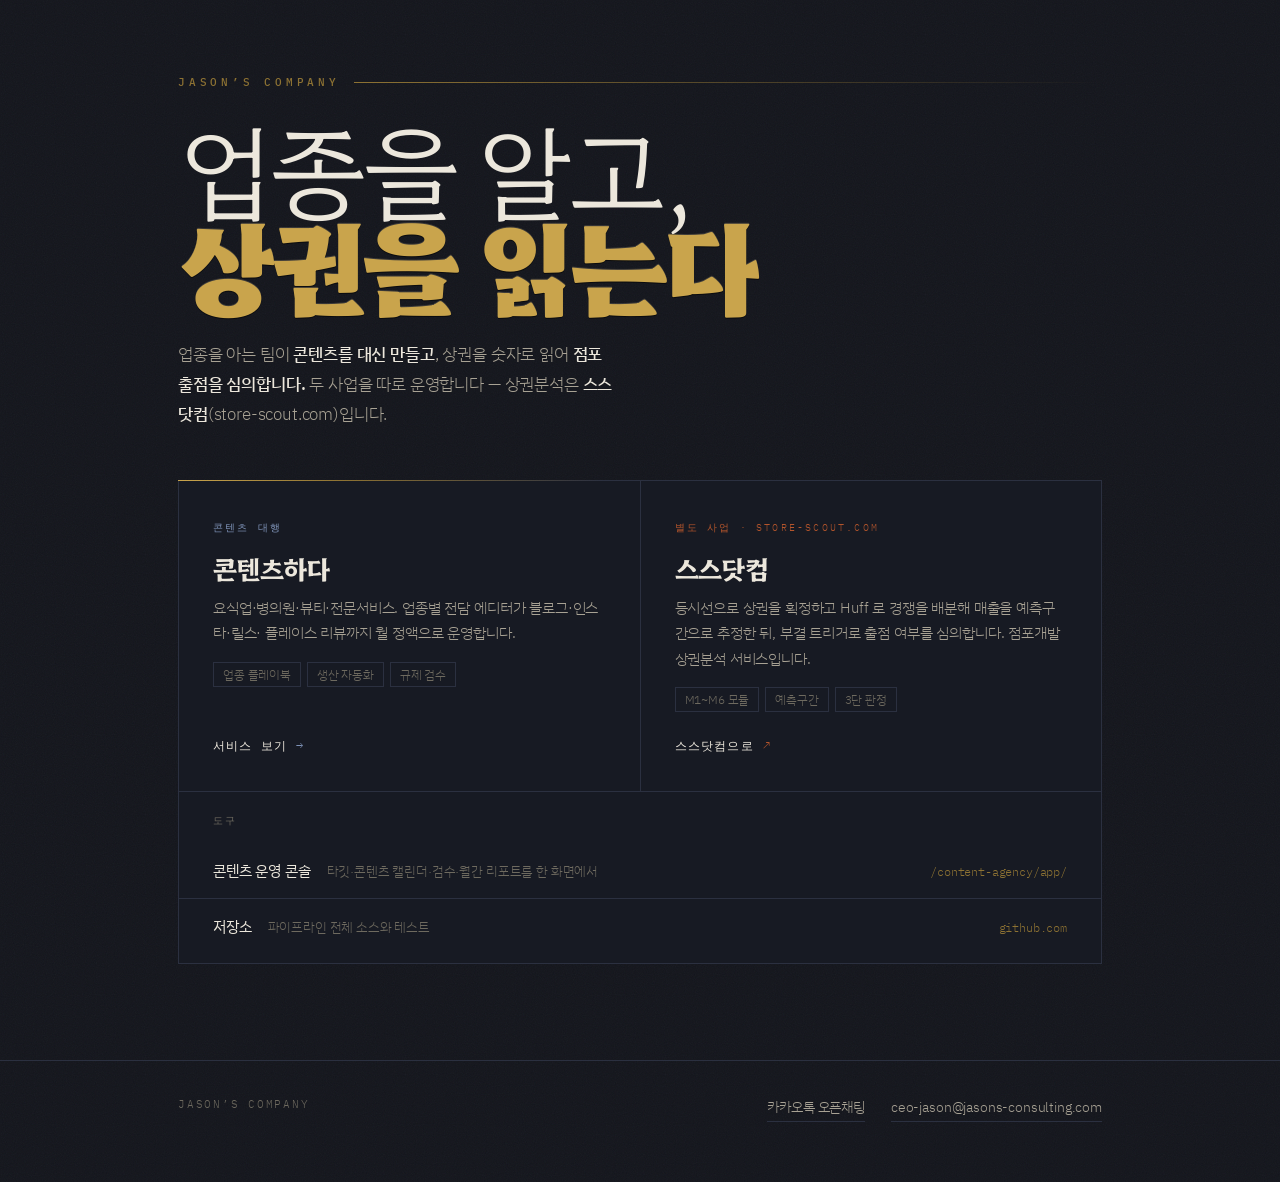
<file: index.html>
<!DOCTYPE html>
<html lang="ko">
<head>
<meta charset="UTF-8"/>
<meta name="viewport" content="width=device-width, initial-scale=1.0"/>
<title>Jason's Company</title>
<meta name="description" content="업종을 아는 팀이 콘텐츠를 만들고, 상권을 숫자로 읽어 점포를 심의합니다. 콘텐츠 대행과 상권분석 두 갈래로 운영합니다."/>
<meta name="color-scheme" content="dark"/>
<meta property="og:title" content="Jason's Company"/>
<meta property="og:description" content="업종 전문 콘텐츠 대행 · 점포개발 상권분석"/>
<link rel="icon" href="data:image/svg+xml,%3Csvg xmlns='http://www.w3.org/2000/svg' viewBox='0 0 32 32'%3E%3Crect width='32' height='32' fill='%2312141b'/%3E%3Cpath d='M8 9h16M8 16h16M8 23h10' stroke='%23c9a44c' stroke-width='2' stroke-linecap='square'/%3E%3C/svg%3E"/>
<link rel="preconnect" href="https://fonts.googleapis.com"/>
<link rel="preconnect" href="https://fonts.gstatic.com" crossorigin/>
<link href="https://fonts.googleapis.com/css2?family=Hahmlet:wght@300;500;700;900&family=IBM+Plex+Mono:wght@400;500;600&family=IBM+Plex+Sans+KR:wght@300;400;500;600&display=swap" rel="stylesheet"/>
<style>
/* ═══════════════════════════════════════════════════════════════
   놋쇠 명판 — 깊은 잉크 바탕에 각인된 회사 안내판.
   두 하위 사이트(밝은 청색 SaaS / 종이 도면)는 이 어두운 현관에서
   갈라져 나가는 두 개의 밝은 방이다. 어느 쪽도 흉내내지 않는다.
   ═══════════════════════════════════════════════════════════════ */
:root{
  --ink:#12141b;          /* 그라운드 — 푸른기가 도는 먹 */
  --ink-2:#171a23;        /* 카드 */
  --ink-3:#1e2230;        /* 카드 hover */
  --rule:#2b3040;         /* 괘선 */
  --paper:#ece7dc;        /* 본문 — 따뜻한 종이색 */
  --paper-soft:#a8a294;
  --paper-mute:#6e6a5f;
  --brass:#c9a44c;        /* 각인 — 놋쇠 */
  --brass-dim:#8d7233;
  --lead:#7f93b8;         /* 콘텐츠하다 쪽 실마리(청색 계열) */
  --sienna:#b4552c;       /* 상권분석 쪽 실마리(시에나 계열) */
  --maxw:980px;
}
*{box-sizing:border-box}
html{scroll-behavior:smooth}
body{
  margin:0; min-height:100vh; background:var(--ink); color:var(--paper);
  font-family:'IBM Plex Sans KR','Pretendard',-apple-system,'Malgun Gothic',sans-serif;
  font-weight:300; line-height:1.7; letter-spacing:-.01em;
  -webkit-font-smoothing:antialiased;
  /* 종이 그레인 — 평면 먹색이 인쇄물처럼 앉게 한다 */
  background-image:url("data:image/svg+xml,%3Csvg xmlns='http://www.w3.org/2000/svg' width='260' height='260'%3E%3Cfilter id='n'%3E%3CfeTurbulence type='fractalNoise' baseFrequency='.9' numOctaves='4' stitchTiles='stitch'/%3E%3C/filter%3E%3Crect width='260' height='260' filter='url(%23n)' opacity='.05'/%3E%3C/svg%3E");
}
a{color:inherit;text-decoration:none}
:focus-visible{outline:2px solid var(--brass);outline-offset:3px}
.wrap{max-width:var(--maxw);margin:0 auto;padding:0 28px}

/* ── 각인 헤더 ─────────────────────────────── */
header{padding:74px 0 0}
.plate{position:relative}
.eyebrow{
  font-family:'IBM Plex Mono',monospace;font-size:10.5px;font-weight:500;
  letter-spacing:.36em;text-transform:uppercase;color:var(--brass-dim);
  display:flex;align-items:center;gap:14px;margin-bottom:26px;
}
.eyebrow::after{content:'';flex:1;height:1px;background:linear-gradient(90deg,var(--brass-dim),transparent)}
h1{
  margin:0;font-family:'Hahmlet',serif;font-weight:300;
  font-size:clamp(46px,9.2vw,104px);line-height:.92;letter-spacing:-.045em;
  text-wrap:balance;
}
h1 em{
  font-style:normal;font-weight:900;color:var(--brass);
  /* 각인 느낌 — 위쪽 어두운 선, 아래쪽 밝은 선 */
  text-shadow:0 1px 0 rgba(0,0,0,.55), 0 -1px 0 rgba(255,235,190,.16);
}
.tagline{
  margin:30px 0 0;max-width:44ch;font-size:16.5px;color:var(--paper-soft);line-height:1.8;
}
.tagline b{color:var(--paper);font-weight:500}

/* 괘선 — 명판 아래를 가로지르는 놋쇠 실 */
.thread{
  margin:52px 0 0;height:1px;
  background:linear-gradient(90deg,var(--brass) 0%,var(--brass-dim) 18%,var(--rule) 46%,var(--rule) 100%);
}

/* ── 두 갈래 ─────────────────────────────── */
main{padding:0 0 96px}
.ways{display:grid;grid-template-columns:1fr 1fr;gap:1px;background:var(--rule);
  border:1px solid var(--rule);border-top:0}
@media(max-width:760px){.ways{grid-template-columns:1fr}}
.way{
  background:var(--ink-2);padding:38px 34px 34px;display:flex;flex-direction:column;
  min-height:290px;position:relative;transition:background .28s ease;
}
.way:hover,.way:focus-within{background:var(--ink-3)}
/* 실마리 — 카드 상단에 사업별 색 한 줄 */
.way::before{
  content:'';position:absolute;top:0;left:0;right:0;height:2px;
  background:var(--accent);transform:scaleX(0);transform-origin:left;
  transition:transform .38s cubic-bezier(.2,.7,.3,1);
}
.way:hover::before,.way:focus-within::before{transform:scaleX(1)}
.way.content{--accent:var(--lead)}
.way.trade{--accent:var(--sienna)}
.way .kind{
  font-family:'IBM Plex Mono',monospace;font-size:10px;letter-spacing:.22em;
  text-transform:uppercase;color:var(--accent);margin-bottom:16px;
}
.way h2{
  margin:0 0 10px;font-family:'Hahmlet',serif;font-weight:700;
  font-size:26px;letter-spacing:-.025em;line-height:1.25;
}
.way p{margin:0;font-size:14.5px;color:var(--paper-soft);line-height:1.75}
.way .tags{display:flex;flex-wrap:wrap;gap:6px;margin-top:16px}
.way .tags span{
  font-size:11.5px;color:var(--paper-mute);border:1px solid var(--rule);
  padding:2px 9px;white-space:nowrap;
}
.way .go{
  margin-top:auto;padding-top:24px;display:inline-flex;align-items:center;gap:9px;
  font-family:'IBM Plex Mono',monospace;font-size:12px;letter-spacing:.1em;
  text-transform:uppercase;color:var(--paper);
}
.way .go .ar{transition:transform .3s cubic-bezier(.2,.7,.3,1);color:var(--accent)}
.way:hover .go .ar,.way:focus-within .go .ar{transform:translateX(7px)}
/* 카드 전체를 링크 영역으로 */
.way .cover{position:absolute;inset:0}

/* ── 도구 ─────────────────────────────── */
.tools{border:1px solid var(--rule);border-top:0;background:var(--ink-2)}
.tools h3{
  margin:0;padding:20px 34px 0;font-family:'IBM Plex Mono',monospace;
  font-size:10px;letter-spacing:.22em;text-transform:uppercase;
  color:var(--paper-mute);font-weight:500;
}
.tools ul{list-style:none;margin:0;padding:14px 0 8px}
.tools li{border-top:1px solid var(--rule)}
.tools li:first-child{border-top:0}
.tools a{
  display:flex;align-items:baseline;gap:16px;padding:15px 34px;flex-wrap:wrap;
  transition:background .2s ease,padding-left .28s cubic-bezier(.2,.7,.3,1);
}
.tools a:hover{background:var(--ink-3);padding-left:41px}
.tools .nm{font-size:15px;font-weight:400;color:var(--paper)}
.tools .ds{font-size:13px;color:var(--paper-mute);flex:1 1 220px}
.tools .pt{font-family:'IBM Plex Mono',monospace;font-size:11.5px;color:var(--brass-dim)}

/* ── 발신 ─────────────────────────────── */
footer{border-top:1px solid var(--rule);padding:34px 0 60px}
.foot{display:flex;justify-content:space-between;gap:26px;flex-wrap:wrap;align-items:flex-start}
.foot .who{font-family:'IBM Plex Mono',monospace;font-size:11px;letter-spacing:.16em;
  text-transform:uppercase;color:var(--paper-mute)}
.contact{display:flex;gap:26px;flex-wrap:wrap;font-size:14px}
.contact a{color:var(--paper-soft);border-bottom:1px solid var(--rule);padding-bottom:2px;
  transition:color .2s,border-color .2s}
.contact a:hover{color:var(--brass);border-bottom-color:var(--brass-dim)}

/* ── 등장 ─────────────────────────────── */
@media(prefers-reduced-motion:no-preference){
  .rise{animation:rise .82s cubic-bezier(.2,.75,.25,1) backwards}
  .rise:nth-of-type(1){animation-delay:.04s}
  header .eyebrow{animation:rise .7s cubic-bezier(.2,.75,.25,1) backwards}
  header h1{animation:rise .9s cubic-bezier(.2,.75,.25,1) .08s backwards}
  header .tagline{animation:rise .9s cubic-bezier(.2,.75,.25,1) .18s backwards}
  .thread{animation:thread 1.1s cubic-bezier(.3,.8,.3,1) .3s backwards}
  .ways .way:nth-child(1){animation:rise .8s cubic-bezier(.2,.75,.25,1) .34s backwards}
  .ways .way:nth-child(2){animation:rise .8s cubic-bezier(.2,.75,.25,1) .42s backwards}
  .tools{animation:rise .8s cubic-bezier(.2,.75,.25,1) .5s backwards}
}
@keyframes rise{from{opacity:0;transform:translateY(14px)}to{opacity:1;transform:none}}
@keyframes thread{from{transform:scaleX(0);transform-origin:left}to{transform:scaleX(1)}}
</style>
</head>
<body>

<header>
  <div class="wrap plate">
    <div class="eyebrow">Jason&rsquo;s Company</div>
    <h1>업종을 알고,<br><em>상권을 읽는다</em></h1>
    <p class="tagline">업종을 아는 팀이 <b>콘텐츠를 대신 만들고</b>,
      상권을 숫자로 읽어 <b>점포 출점을 심의합니다.</b>
      두 사업을 따로 운영합니다 — 상권분석은 <b>스스닷컴</b>(store-scout.com)입니다.</p>
    <div class="thread"></div>
  </div>
</header>

<main>
  <div class="wrap">
    <div class="ways">
      <article class="way content">
        <div class="kind">콘텐츠 대행</div>
        <h2>콘텐츠하다</h2>
        <p>요식업·병의원·뷰티·전문서비스. 업종별 전담 에디터가 블로그·인스타·릴스·
          플레이스 리뷰까지 월 정액으로 운영합니다.</p>
        <div class="tags"><span>업종 플레이북</span><span>생산 자동화</span><span>규제 검수</span></div>
        <div class="go">서비스 보기 <span class="ar">→</span></div>
        <a class="cover" href="content-agency/" aria-label="콘텐츠하다 — 업종 전문 콘텐츠 대행"></a>
      </article>

      <article class="way trade">
        <div class="kind">별도 사업 · store-scout.com</div>
        <h2>스스닷컴</h2>
        <p>등시선으로 상권을 획정하고 Huff 로 경쟁을 배분해 매출을 예측구간으로 추정한 뒤,
          부결 트리거로 출점 여부를 심의합니다. 점포개발 상권분석 서비스입니다.</p>
        <div class="tags"><span>M1~M6 모듈</span><span>예측구간</span><span>3단 판정</span></div>
        <div class="go">스스닷컴으로 <span class="ar">↗</span></div>
        <a class="cover" href="https://github.com/JasonSJo/store-scout" rel="noopener"
           aria-label="스스닷컴 — 점포개발 상권분석 (별도 저장소)"></a>
      </article>
    </div>

    <nav class="tools" aria-label="도구">
      <h3>도구</h3>
      <ul>
        <li><a href="content-agency/app/">
          <span class="nm">콘텐츠 운영 콘솔</span>
          <span class="ds">타깃·콘텐츠 캘린더·검수·월간 리포트를 한 화면에서</span>
          <span class="pt">/content-agency/app/</span></a></li>
        <li><a href="https://github.com/JasonSJo/jasons-company">
          <span class="nm">저장소</span>
          <span class="ds">파이프라인 전체 소스와 테스트</span>
          <span class="pt">github.com</span></a></li>
      </ul>
    </nav>
  </div>
</main>

<footer>
  <div class="wrap foot">
    <div class="who">Jason&rsquo;s Company</div>
    <div class="contact">
      <a href="https://open.kakao.com/o/sZ71xB5d">카카오톡 오픈채팅</a>
      <a href="mailto:ceo-jason@jasons-consulting.com">ceo-jason@jasons-consulting.com</a>
    </div>
  </div>
</footer>

</body>
</html>
</file>
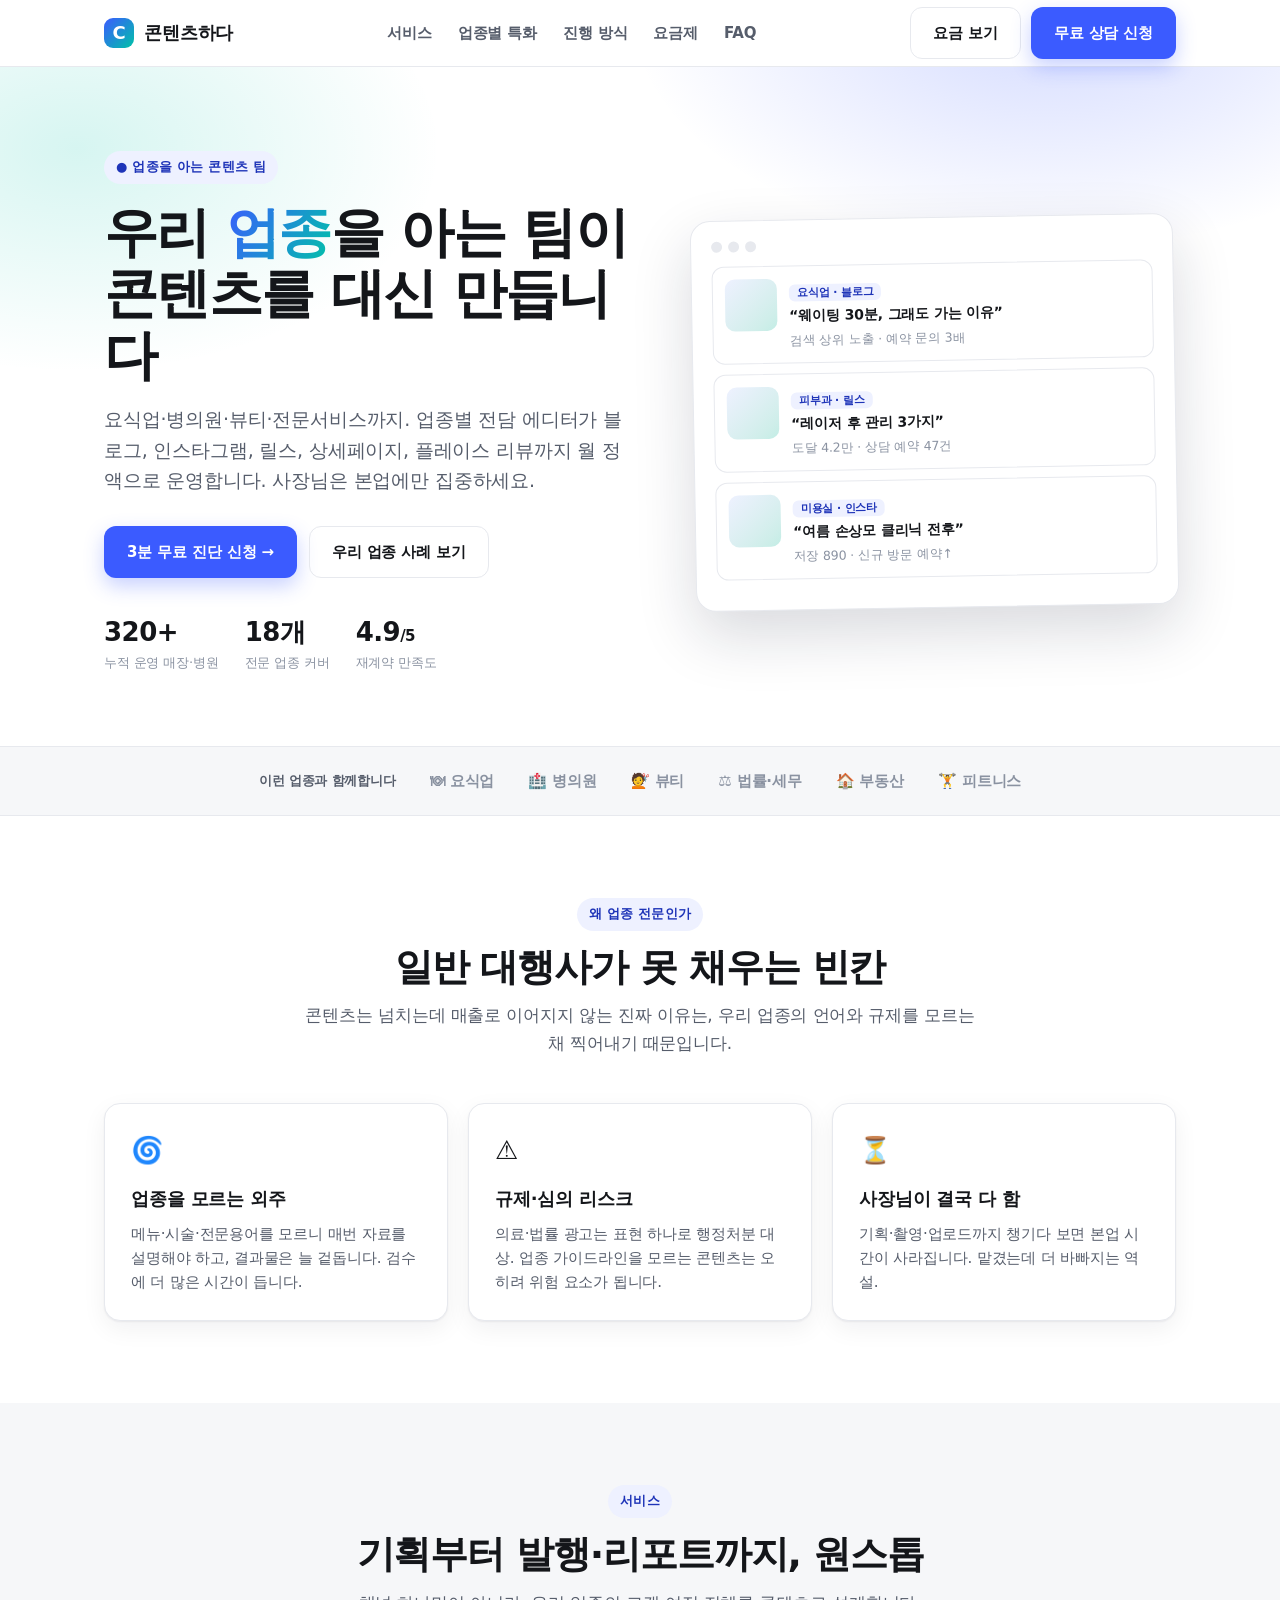
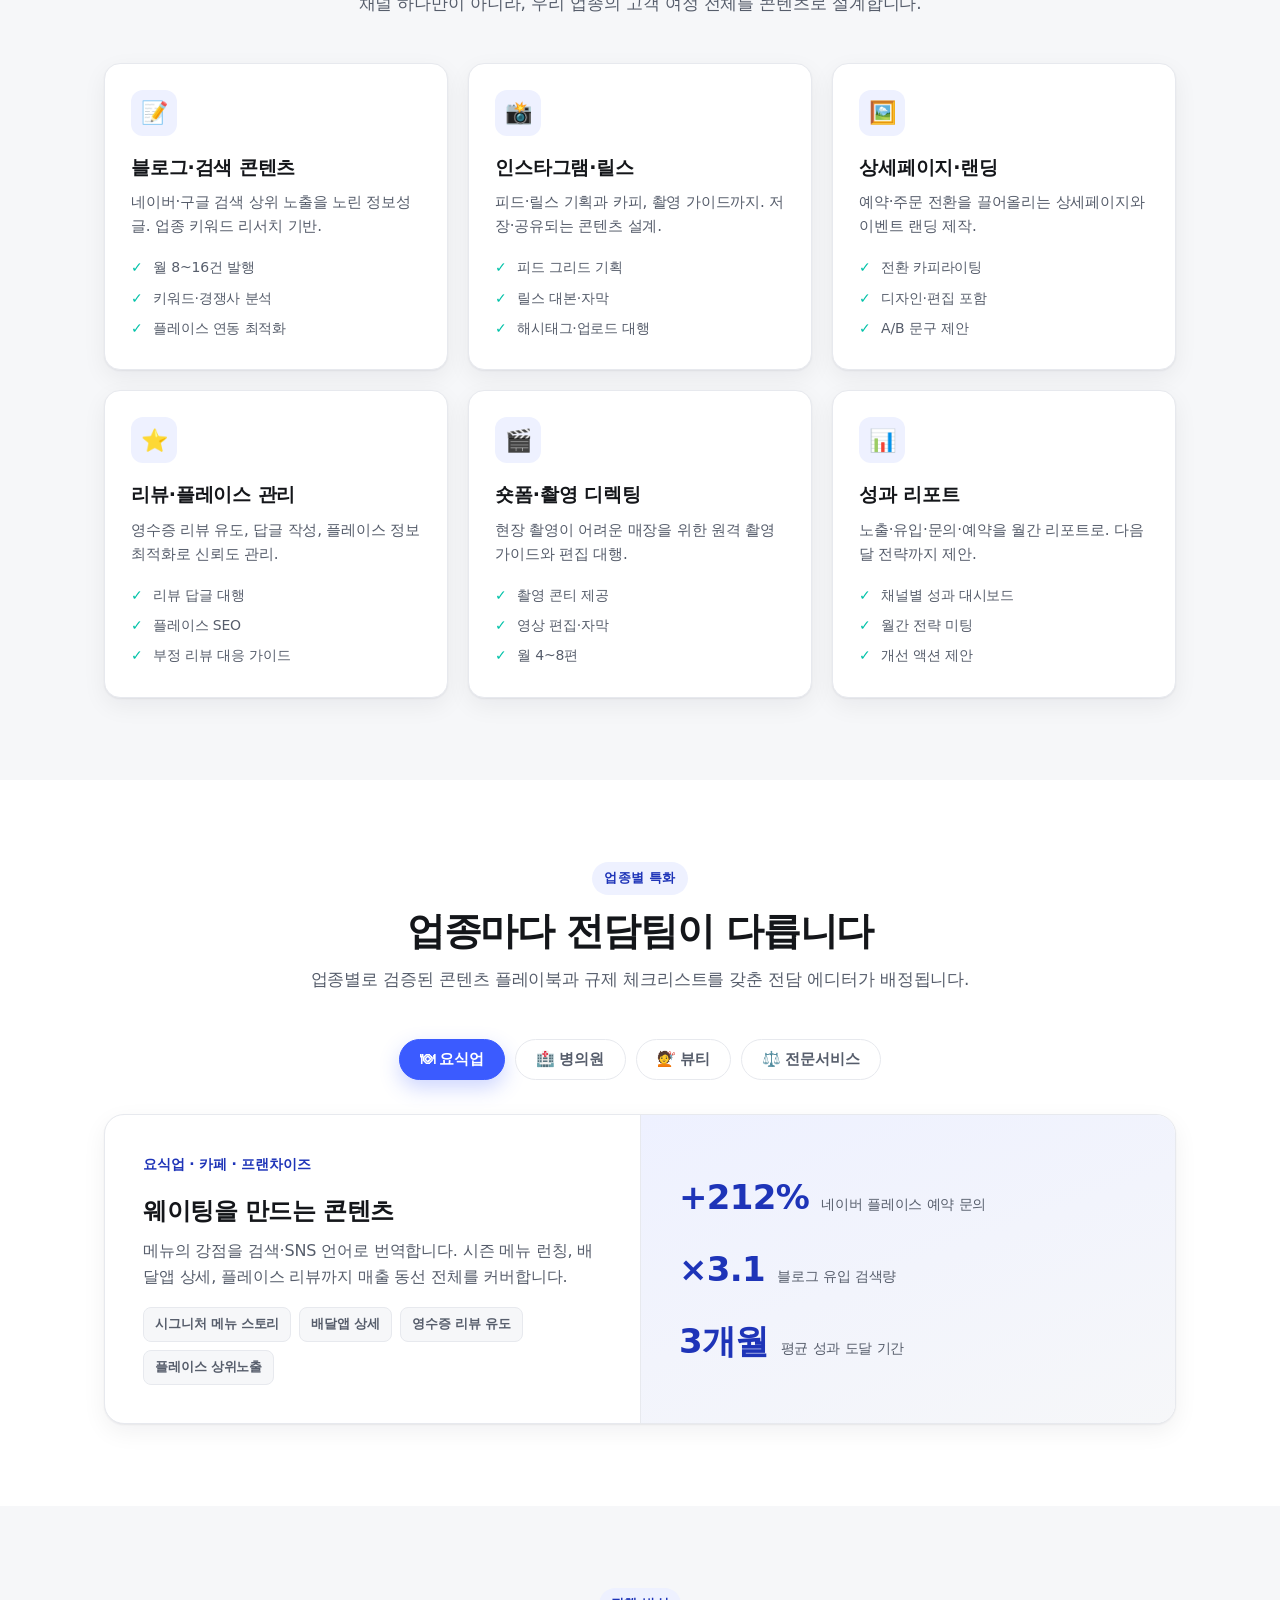
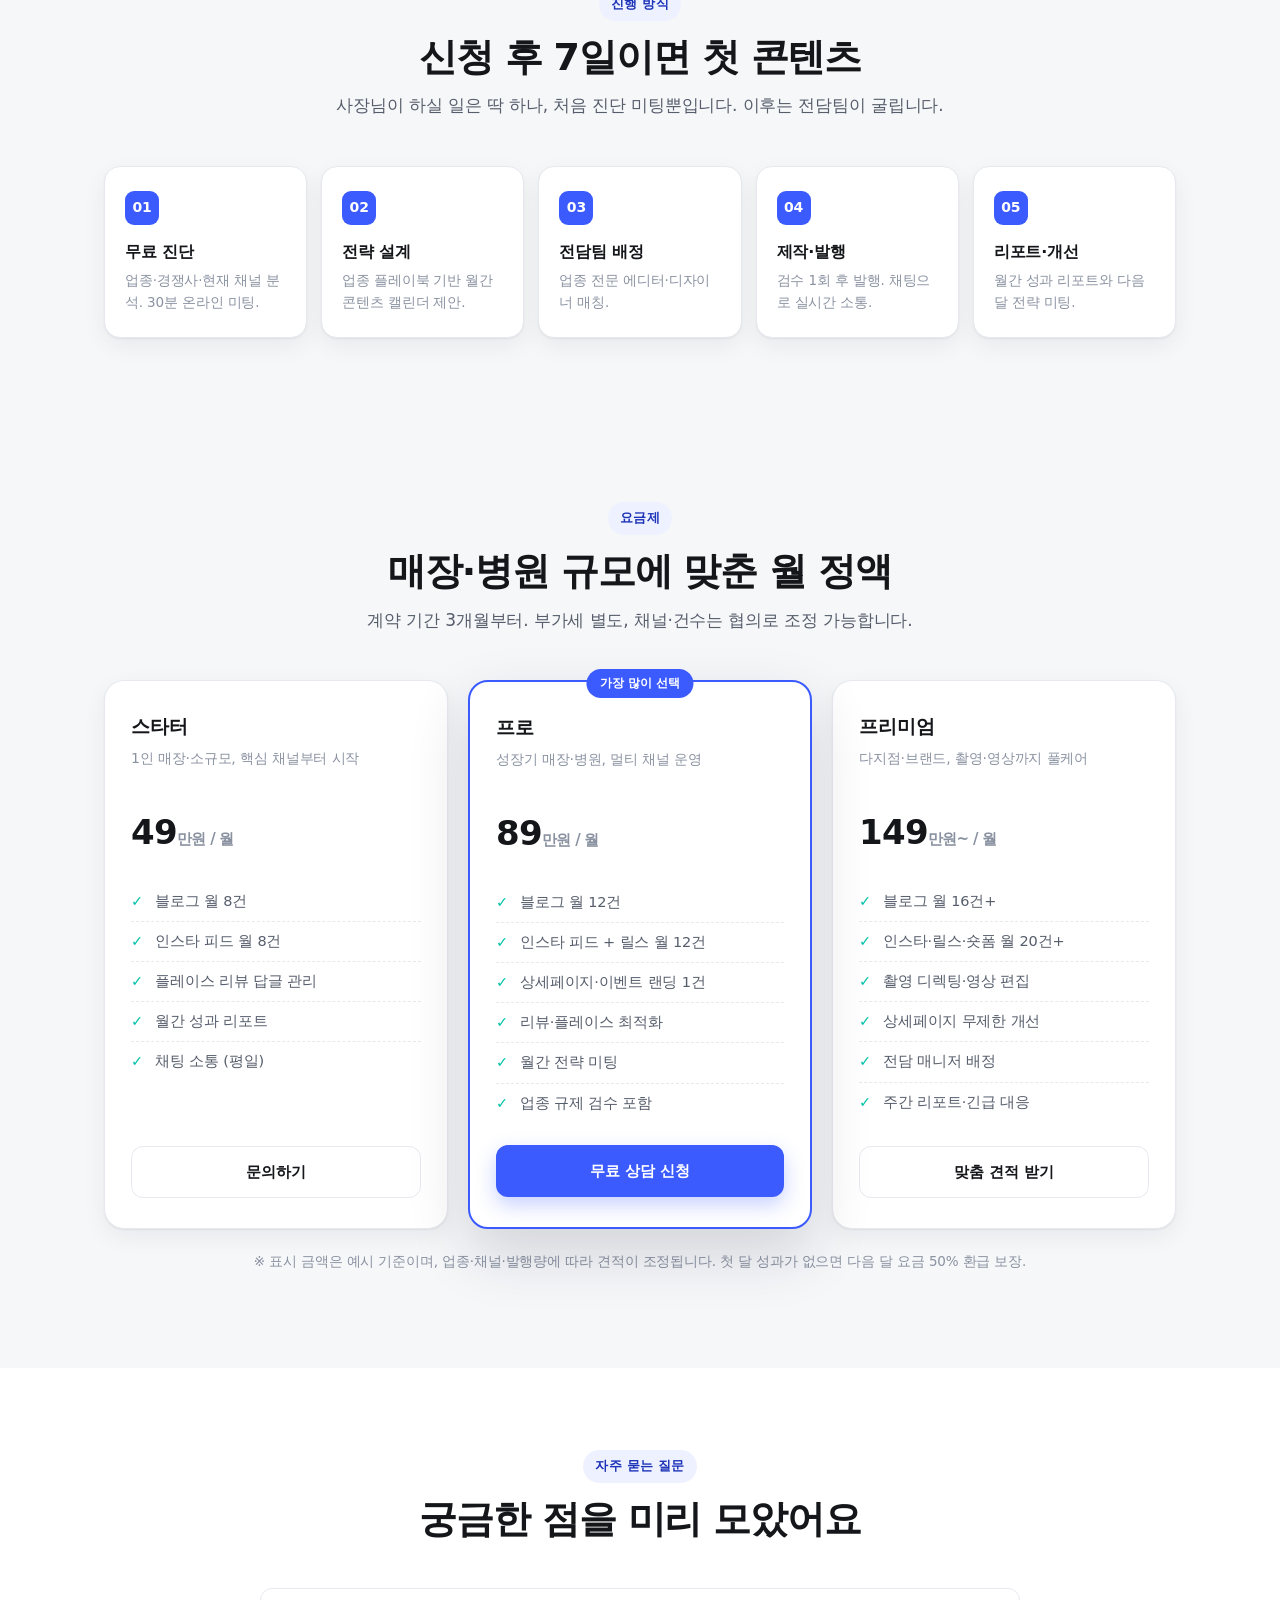
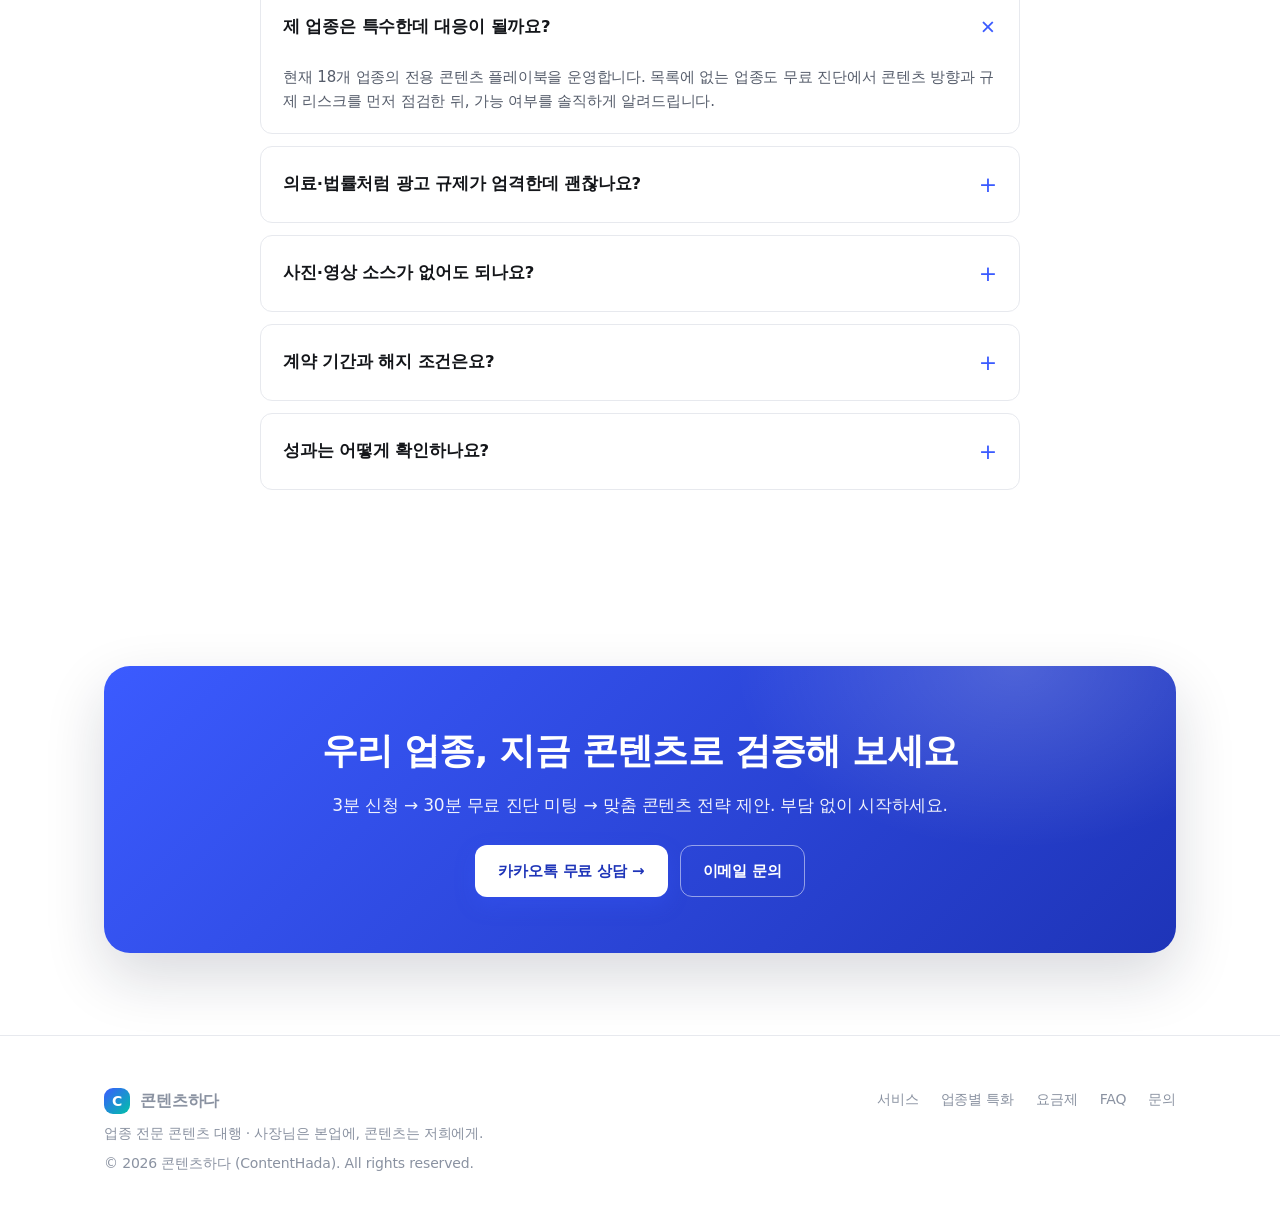
<file: content-agency/index.html>
<!DOCTYPE html>
<html lang="ko">
<head>
  <meta charset="UTF-8" />
  <meta name="viewport" content="width=device-width, initial-scale=1.0" />
  <title>콘텐츠하다 · 업종 전문 콘텐츠 대행</title>
  <meta name="description" content="요식업·병의원·뷰티·전문서비스까지, 업종을 아는 팀이 만드는 콘텐츠 대행. 블로그·인스타·릴스·상세페이지·플레이스 리뷰까지 월 정액으로." />
  <style>
    :root{
      --bg:#ffffff;
      --bg-soft:#f6f7f9;
      --bg-card:#ffffff;
      --border:#e7e9ee;
      --fg:#14161a;
      --fg-soft:#565d6b;
      --fg-mute:#8a92a1;
      --brand:#3b5bff;
      --brand-ink:#1e34b8;
      --brand-soft:#eef1ff;
      --accent:#00c2a8;
      --warn:#ff7a45;
      --shadow:0 1px 2px rgba(16,20,30,.06),0 8px 24px rgba(16,20,30,.06);
      --shadow-lg:0 24px 60px rgba(20,26,50,.16);
      --radius:16px;
      --maxw:1120px;
    }
    @media (prefers-color-scheme: dark){
      :root{
        --bg:#0c0e13;
        --bg-soft:#12151c;
        --bg-card:#151922;
        --border:#242a36;
        --fg:#f2f4f8;
        --fg-soft:#aab2c2;
        --fg-mute:#7a8393;
        --brand:#6f88ff;
        --brand-ink:#aebcff;
        --brand-soft:#1a2140;
        --accent:#2fe0c6;
        --shadow:0 1px 2px rgba(0,0,0,.4),0 10px 30px rgba(0,0,0,.35);
        --shadow-lg:0 30px 70px rgba(0,0,0,.5);
      }
    }
    *{box-sizing:border-box}
    html{scroll-behavior:smooth}
    body{
      margin:0;
      font-family:"Pretendard",system-ui,-apple-system,"Segoe UI","Malgun Gothic","Apple SD Gothic Neo",sans-serif;
      background:var(--bg);
      color:var(--fg);
      line-height:1.6;
      -webkit-font-smoothing:antialiased;
      letter-spacing:-.01em;
    }
    a{color:inherit;text-decoration:none}
    img{max-width:100%}
    .wrap{max-width:var(--maxw);margin:0 auto;padding:0 24px}
    .eyebrow{
      display:inline-flex;align-items:center;gap:8px;
      font-size:13px;font-weight:700;letter-spacing:.02em;
      color:var(--brand-ink);background:var(--brand-soft);
      padding:6px 12px;border-radius:999px;
    }
    .btn{
      display:inline-flex;align-items:center;justify-content:center;gap:8px;
      font-weight:700;font-size:15px;border-radius:12px;
      padding:13px 22px;cursor:pointer;border:1px solid transparent;
      transition:transform .12s ease, box-shadow .12s ease, background .12s ease;
    }
    .btn:active{transform:translateY(1px)}
    .btn-primary{background:var(--brand);color:#fff;box-shadow:0 8px 20px rgba(59,91,255,.28)}
    .btn-primary:hover{background:var(--brand-ink)}
    .btn-ghost{background:transparent;color:var(--fg);border-color:var(--border)}
    .btn-ghost:hover{background:var(--bg-soft)}

    /* NAV */
    header.nav{position:sticky;top:0;z-index:50;background:color-mix(in srgb,var(--bg) 82%, transparent);backdrop-filter:blur(12px);border-bottom:1px solid var(--border)}
    .nav-in{display:flex;align-items:center;justify-content:space-between;height:66px}
    .logo{display:flex;align-items:center;gap:10px;font-weight:800;font-size:18px}
    .logo .mark{width:30px;height:30px;border-radius:9px;background:linear-gradient(135deg,var(--brand),var(--accent));display:grid;place-items:center;color:#fff;font-weight:900}
    .nav-links{display:flex;gap:26px;align-items:center;font-size:15px;color:var(--fg-soft);font-weight:600}
    .nav-links a:hover{color:var(--fg)}
    .nav-cta{display:flex;gap:10px;align-items:center}
    @media(max-width:860px){.nav-links{display:none}.nav-cta .btn-ghost{display:none}}

    /* HERO */
    .hero{position:relative;overflow:hidden;padding:84px 0 72px}
    .hero::before{content:"";position:absolute;inset:0;background:
      radial-gradient(600px 340px at 82% -8%, color-mix(in srgb,var(--brand) 22%, transparent), transparent 70%),
      radial-gradient(520px 320px at 6% 12%, color-mix(in srgb,var(--accent) 16%, transparent), transparent 70%);
      pointer-events:none}
    .hero-grid{display:grid;grid-template-columns:1.05fr .95fr;gap:56px;align-items:center;position:relative}
    .hero h1{font-size:clamp(32px,4.6vw,54px);line-height:1.14;font-weight:800;margin:18px 0 18px;letter-spacing:-.03em}
    .hero h1 .hl{background:linear-gradient(120deg,var(--brand),var(--accent));-webkit-background-clip:text;background-clip:text;color:transparent}
    .hero p.lead{font-size:19px;color:var(--fg-soft);max-width:540px;margin:0 0 30px}
    .hero-cta{display:flex;gap:12px;flex-wrap:wrap}
    .hero-trust{display:flex;gap:26px;margin-top:34px;flex-wrap:wrap}
    .hero-trust div{display:flex;flex-direction:column}
    .hero-trust b{font-size:26px;font-weight:800;letter-spacing:-.02em}
    .hero-trust span{font-size:13px;color:var(--fg-mute)}
    @media(max-width:860px){.hero-grid{grid-template-columns:1fr;gap:36px}.hero{padding:56px 0 48px}}

    /* HERO CARD (mock deliverable) */
    .mock{background:var(--bg-card);border:1px solid var(--border);border-radius:20px;box-shadow:var(--shadow-lg);padding:20px;transform:rotate(-1deg)}
    .mock .bar{display:flex;gap:6px;margin-bottom:14px}
    .mock .bar i{width:11px;height:11px;border-radius:50%;background:var(--border)}
    .mock .post{display:flex;gap:12px;padding:12px;border:1px solid var(--border);border-radius:12px;margin-bottom:10px;background:var(--bg)}
    .mock .thumb{width:52px;height:52px;border-radius:10px;flex:none;background:linear-gradient(135deg,var(--brand-soft),color-mix(in srgb,var(--accent) 30%,transparent))}
    .mock .post h5{margin:0 0 4px;font-size:14px}
    .mock .post p{margin:0;font-size:12.5px;color:var(--fg-mute)}
    .mock .tag{font-size:11px;font-weight:700;color:var(--brand-ink);background:var(--brand-soft);padding:2px 8px;border-radius:6px;align-self:flex-start}

    /* LOGO STRIP */
    .strip{border-top:1px solid var(--border);border-bottom:1px solid var(--border);background:var(--bg-soft)}
    .strip-in{display:flex;align-items:center;gap:34px;justify-content:center;flex-wrap:wrap;padding:22px 0;color:var(--fg-mute);font-weight:700;font-size:15px}
    .strip-in span:first-child{color:var(--fg-soft);font-size:13px;font-weight:600}

    section{padding:82px 0}
    .sec-head{max-width:680px;margin:0 auto 46px;text-align:center}
    .sec-head h2{font-size:clamp(26px,3.4vw,38px);font-weight:800;letter-spacing:-.03em;margin:14px 0 12px;line-height:1.2}
    .sec-head p{font-size:17px;color:var(--fg-soft);margin:0}

    /* PROBLEM */
    .prob-grid{display:grid;grid-template-columns:repeat(3,1fr);gap:20px}
    .prob{background:var(--bg-card);border:1px solid var(--border);border-radius:var(--radius);padding:26px;box-shadow:var(--shadow)}
    .prob .ic{font-size:26px}
    .prob h3{font-size:18px;margin:14px 0 8px}
    .prob p{margin:0;color:var(--fg-soft);font-size:15px}
    @media(max-width:860px){.prob-grid{grid-template-columns:1fr}}

    /* SERVICES */
    .svc-grid{display:grid;grid-template-columns:repeat(3,1fr);gap:20px}
    .svc{position:relative;background:var(--bg-card);border:1px solid var(--border);border-radius:var(--radius);padding:26px;box-shadow:var(--shadow);transition:transform .15s,box-shadow .15s}
    .svc:hover{transform:translateY(-4px);box-shadow:var(--shadow-lg)}
    .svc .ic{width:46px;height:46px;border-radius:12px;display:grid;place-items:center;font-size:22px;background:var(--brand-soft)}
    .svc h3{font-size:19px;margin:16px 0 8px}
    .svc p{margin:0;color:var(--fg-soft);font-size:15px}
    .svc ul{margin:14px 0 0;padding:0;list-style:none;font-size:14px;color:var(--fg-soft)}
    .svc li{padding:4px 0 4px 22px;position:relative}
    .svc li::before{content:"✓";position:absolute;left:0;color:var(--accent);font-weight:800}
    @media(max-width:860px){.svc-grid{grid-template-columns:1fr}}

    /* INDUSTRIES */
    .ind-tabs{display:flex;gap:10px;justify-content:center;flex-wrap:wrap;margin-bottom:34px}
    .ind-tab{cursor:pointer;border:1px solid var(--border);background:var(--bg-card);border-radius:999px;padding:10px 20px;font-weight:700;font-size:15px;color:var(--fg-soft);transition:all .12s}
    .ind-tab[aria-selected="true"]{background:var(--brand);color:#fff;border-color:var(--brand);box-shadow:0 8px 20px rgba(59,91,255,.25)}
    .ind-panel{display:none;background:var(--bg-card);border:1px solid var(--border);border-radius:20px;box-shadow:var(--shadow);overflow:hidden}
    .ind-panel[data-active="true"]{display:grid;grid-template-columns:1fr 1fr}
    .ind-copy{padding:38px}
    .ind-copy h3{font-size:24px;margin:0 0 8px;letter-spacing:-.02em}
    .ind-copy .sub{color:var(--brand-ink);font-weight:700;font-size:14px;margin-bottom:16px}
    .ind-copy p{color:var(--fg-soft);margin:0 0 18px}
    .ind-copy .chips{display:flex;gap:8px;flex-wrap:wrap}
    .chip{font-size:13px;font-weight:600;background:var(--bg-soft);border:1px solid var(--border);border-radius:8px;padding:6px 11px;color:var(--fg-soft)}
    .ind-metric{background:linear-gradient(160deg,var(--brand-soft),var(--bg-soft));padding:38px;display:flex;flex-direction:column;justify-content:center;gap:18px;border-left:1px solid var(--border)}
    .metric-row{display:flex;align-items:baseline;gap:12px}
    .metric-row b{font-size:34px;font-weight:800;color:var(--brand-ink);letter-spacing:-.02em}
    .metric-row span{color:var(--fg-soft);font-size:14px}
    @media(max-width:860px){.ind-panel[data-active="true"]{grid-template-columns:1fr}.ind-metric{border-left:none;border-top:1px solid var(--border)}}

    /* PROCESS */
    .proc{display:grid;grid-template-columns:repeat(5,1fr);gap:14px;counter-reset:step}
    .step{position:relative;background:var(--bg-card);border:1px solid var(--border);border-radius:var(--radius);padding:24px 20px;box-shadow:var(--shadow)}
    .step::before{counter-increment:step;content:"0" counter(step);font-size:14px;font-weight:800;color:#fff;background:var(--brand);width:34px;height:34px;border-radius:9px;display:grid;place-items:center}
    .step h4{margin:14px 0 6px;font-size:16px}
    .step p{margin:0;font-size:13.5px;color:var(--fg-mute)}
    @media(max-width:860px){.proc{grid-template-columns:1fr 1fr}}

    /* PRICING */
    #pricing{background:var(--bg-soft)}
    .price-grid{display:grid;grid-template-columns:repeat(3,1fr);gap:20px;align-items:stretch}
    .plan{display:flex;flex-direction:column;background:var(--bg-card);border:1px solid var(--border);border-radius:20px;padding:30px 26px;box-shadow:var(--shadow)}
    .plan.pop{border:2px solid var(--brand);box-shadow:var(--shadow-lg);position:relative}
    .plan.pop .ribbon{position:absolute;top:-13px;left:50%;transform:translateX(-50%);background:var(--brand);color:#fff;font-size:12px;font-weight:800;padding:5px 14px;border-radius:999px}
    .plan h3{margin:0;font-size:19px}
    .plan .desc{color:var(--fg-mute);font-size:14px;margin:6px 0 18px;min-height:40px}
    .plan .amt{font-size:34px;font-weight:800;letter-spacing:-.02em}
    .plan .amt small{font-size:15px;font-weight:600;color:var(--fg-mute)}
    .plan ul{list-style:none;padding:0;margin:22px 0;flex:1}
    .plan li{padding:8px 0 8px 24px;position:relative;font-size:14.5px;color:var(--fg-soft);border-top:1px dashed var(--border)}
    .plan li:first-child{border-top:none}
    .plan li::before{content:"✓";position:absolute;left:0;color:var(--accent);font-weight:800}
    .plan .btn{width:100%}
    .price-note{text-align:center;color:var(--fg-mute);font-size:13.5px;margin-top:22px}
    @media(max-width:860px){.price-grid{grid-template-columns:1fr}}

    /* FAQ */
    .faq{max-width:760px;margin:0 auto}
    details{border:1px solid var(--border);border-radius:12px;background:var(--bg-card);margin-bottom:12px;overflow:hidden}
    details summary{cursor:pointer;list-style:none;padding:20px 22px;font-weight:700;font-size:16.5px;display:flex;justify-content:space-between;align-items:center;gap:16px}
    details summary::-webkit-details-marker{display:none}
    details summary::after{content:"+";font-size:22px;color:var(--brand);font-weight:400;transition:transform .2s}
    details[open] summary::after{transform:rotate(45deg)}
    details .body{padding:0 22px 20px;color:var(--fg-soft);font-size:15px}

    /* CTA */
    .cta{position:relative;overflow:hidden;background:linear-gradient(135deg,var(--brand),var(--brand-ink));color:#fff;border-radius:26px;padding:56px 40px;text-align:center;box-shadow:var(--shadow-lg)}
    .cta::after{content:"";position:absolute;inset:0;background:radial-gradient(400px 260px at 85% 0%, rgba(255,255,255,.18),transparent 70%);pointer-events:none}
    .cta h2{font-size:clamp(26px,3.4vw,36px);margin:0 0 12px;font-weight:800;letter-spacing:-.02em}
    .cta p{margin:0 0 26px;font-size:17px;opacity:.92}
    .cta .btn-primary{background:#fff;color:var(--brand-ink)}
    .cta .btn-primary:hover{background:#eef1ff}
    .cta .btn-ghost{border-color:rgba(255,255,255,.5);color:#fff}
    .cta .btn-ghost:hover{background:rgba(255,255,255,.12)}

    /* FOOTER */
    footer{padding:52px 0 40px;border-top:1px solid var(--border);color:var(--fg-mute);font-size:14px}
    .foot-in{display:flex;justify-content:space-between;gap:24px;flex-wrap:wrap}
    .foot-links{display:flex;gap:22px;flex-wrap:wrap}
    .foot-links a:hover{color:var(--fg)}
  </style>
</head>
<body>

  <!-- NAV -->
  <header class="nav">
    <div class="wrap nav-in">
      <a class="logo" href="#top"><span class="mark">C</span>콘텐츠하다</a>
      <nav class="nav-links">
        <a href="#service">서비스</a>
        <a href="#industry">업종별 특화</a>
        <a href="#process">진행 방식</a>
        <a href="#pricing">요금제</a>
        <a href="#faq">FAQ</a>
      </nav>
      <div class="nav-cta">
        <a class="btn btn-ghost" href="#pricing">요금 보기</a>
        <a class="btn btn-primary" href="#contact">무료 상담 신청</a>
      </div>
    </div>
  </header>

  <!-- HERO -->
  <section class="hero" id="top">
    <div class="wrap hero-grid">
      <div>
        <span class="eyebrow">● 업종을 아는 콘텐츠 팀</span>
        <h1>우리 <span class="hl">업종</span>을 아는 팀이<br>콘텐츠를 대신 만듭니다</h1>
        <p class="lead">요식업·병의원·뷰티·전문서비스까지. 업종별 전담 에디터가 블로그, 인스타그램, 릴스, 상세페이지, 플레이스 리뷰까지 월 정액으로 운영합니다. 사장님은 본업에만 집중하세요.</p>
        <div class="hero-cta">
          <a class="btn btn-primary" href="#contact">3분 무료 진단 신청 →</a>
          <a class="btn btn-ghost" href="#industry">우리 업종 사례 보기</a>
        </div>
        <div class="hero-trust">
          <div><b>320+</b><span>누적 운영 매장·병원</span></div>
          <div><b>18개</b><span>전문 업종 커버</span></div>
          <div><b>4.9<small style="font-size:15px">/5</small></b><span>재계약 만족도</span></div>
        </div>
      </div>
      <div>
        <div class="mock">
          <div class="bar"><i></i><i></i><i></i></div>
          <div class="post"><div class="thumb"></div><div><span class="tag">요식업 · 블로그</span><h5>“웨이팅 30분, 그래도 가는 이유”</h5><p>검색 상위 노출 · 예약 문의 3배</p></div></div>
          <div class="post"><div class="thumb"></div><div><span class="tag">피부과 · 릴스</span><h5>“레이저 후 관리 3가지”</h5><p>도달 4.2만 · 상담 예약 47건</p></div></div>
          <div class="post"><div class="thumb"></div><div><span class="tag">미용실 · 인스타</span><h5>“여름 손상모 클리닉 전후”</h5><p>저장 890 · 신규 방문 예약↑</p></div></div>
        </div>
      </div>
    </div>
  </section>

  <!-- LOGO STRIP -->
  <div class="strip">
    <div class="wrap strip-in">
      <span>이런 업종과 함께합니다</span>
      <span>🍽 요식업</span><span>🏥 병의원</span><span>💇 뷰티</span><span>⚖️ 법률·세무</span><span>🏠 부동산</span><span>🏋️ 피트니스</span>
    </div>
  </div>

  <!-- PROBLEM -->
  <section id="why">
    <div class="wrap">
      <div class="sec-head">
        <span class="eyebrow">왜 업종 전문인가</span>
        <h2>일반 대행사가 못 채우는 빈칸</h2>
        <p>콘텐츠는 넘치는데 매출로 이어지지 않는 진짜 이유는, 우리 업종의 언어와 규제를 모르는 채 찍어내기 때문입니다.</p>
      </div>
      <div class="prob-grid">
        <div class="prob">
          <div class="ic">🌀</div>
          <h3>업종을 모르는 외주</h3>
          <p>메뉴·시술·전문용어를 모르니 매번 자료를 설명해야 하고, 결과물은 늘 겉돕니다. 검수에 더 많은 시간이 듭니다.</p>
        </div>
        <div class="prob">
          <div class="ic">⚠️</div>
          <h3>규제·심의 리스크</h3>
          <p>의료·법률 광고는 표현 하나로 행정처분 대상. 업종 가이드라인을 모르는 콘텐츠는 오히려 위험 요소가 됩니다.</p>
        </div>
        <div class="prob">
          <div class="ic">⏳</div>
          <h3>사장님이 결국 다 함</h3>
          <p>기획·촬영·업로드까지 챙기다 보면 본업 시간이 사라집니다. 맡겼는데 더 바빠지는 역설.</p>
        </div>
      </div>
    </div>
  </section>

  <!-- SERVICES -->
  <section id="service" style="background:var(--bg-soft)">
    <div class="wrap">
      <div class="sec-head">
        <span class="eyebrow">서비스</span>
        <h2>기획부터 발행·리포트까지, 원스톱</h2>
        <p>채널 하나만이 아니라, 우리 업종의 고객 여정 전체를 콘텐츠로 설계합니다.</p>
      </div>
      <div class="svc-grid">
        <div class="svc">
          <div class="ic">📝</div>
          <h3>블로그·검색 콘텐츠</h3>
          <p>네이버·구글 검색 상위 노출을 노린 정보성 글. 업종 키워드 리서치 기반.</p>
          <ul><li>월 8~16건 발행</li><li>키워드·경쟁사 분석</li><li>플레이스 연동 최적화</li></ul>
        </div>
        <div class="svc">
          <div class="ic">📸</div>
          <h3>인스타그램·릴스</h3>
          <p>피드·릴스 기획과 카피, 촬영 가이드까지. 저장·공유되는 콘텐츠 설계.</p>
          <ul><li>피드 그리드 기획</li><li>릴스 대본·자막</li><li>해시태그·업로드 대행</li></ul>
        </div>
        <div class="svc">
          <div class="ic">🖼️</div>
          <h3>상세페이지·랜딩</h3>
          <p>예약·주문 전환을 끌어올리는 상세페이지와 이벤트 랜딩 제작.</p>
          <ul><li>전환 카피라이팅</li><li>디자인·편집 포함</li><li>A/B 문구 제안</li></ul>
        </div>
        <div class="svc">
          <div class="ic">⭐</div>
          <h3>리뷰·플레이스 관리</h3>
          <p>영수증 리뷰 유도, 답글 작성, 플레이스 정보 최적화로 신뢰도 관리.</p>
          <ul><li>리뷰 답글 대행</li><li>플레이스 SEO</li><li>부정 리뷰 대응 가이드</li></ul>
        </div>
        <div class="svc">
          <div class="ic">🎬</div>
          <h3>숏폼·촬영 디렉팅</h3>
          <p>현장 촬영이 어려운 매장을 위한 원격 촬영 가이드와 편집 대행.</p>
          <ul><li>촬영 콘티 제공</li><li>영상 편집·자막</li><li>월 4~8편</li></ul>
        </div>
        <div class="svc">
          <div class="ic">📊</div>
          <h3>성과 리포트</h3>
          <p>노출·유입·문의·예약을 월간 리포트로. 다음 달 전략까지 제안.</p>
          <ul><li>채널별 성과 대시보드</li><li>월간 전략 미팅</li><li>개선 액션 제안</li></ul>
        </div>
      </div>
    </div>
  </section>

  <!-- INDUSTRIES -->
  <section id="industry">
    <div class="wrap">
      <div class="sec-head">
        <span class="eyebrow">업종별 특화</span>
        <h2>업종마다 전담팀이 다릅니다</h2>
        <p>업종별로 검증된 콘텐츠 플레이북과 규제 체크리스트를 갖춘 전담 에디터가 배정됩니다.</p>
      </div>

      <div class="ind-tabs" role="tablist">
        <button class="ind-tab" role="tab" aria-selected="true" data-tab="food">🍽 요식업</button>
        <button class="ind-tab" role="tab" aria-selected="false" data-tab="clinic">🏥 병의원</button>
        <button class="ind-tab" role="tab" aria-selected="false" data-tab="beauty">💇 뷰티</button>
        <button class="ind-tab" role="tab" aria-selected="false" data-tab="pro">⚖️ 전문서비스</button>
      </div>

      <div class="ind-panel" data-panel="food" data-active="true">
        <div class="ind-copy">
          <div class="sub">요식업 · 카페 · 프랜차이즈</div>
          <h3>웨이팅을 만드는 콘텐츠</h3>
          <p>메뉴의 강점을 검색·SNS 언어로 번역합니다. 시즌 메뉴 런칭, 배달앱 상세, 플레이스 리뷰까지 매출 동선 전체를 커버합니다.</p>
          <div class="chips"><span class="chip">시그니처 메뉴 스토리</span><span class="chip">배달앱 상세</span><span class="chip">영수증 리뷰 유도</span><span class="chip">플레이스 상위노출</span></div>
        </div>
        <div class="ind-metric">
          <div class="metric-row"><b>+212%</b><span>네이버 플레이스 예약 문의</span></div>
          <div class="metric-row"><b>×3.1</b><span>블로그 유입 검색량</span></div>
          <div class="metric-row"><b>3개월</b><span>평균 성과 도달 기간</span></div>
        </div>
      </div>

      <div class="ind-panel" data-panel="clinic" data-active="false">
        <div class="ind-copy">
          <div class="sub">병원 · 치과 · 피부과 · 한의원</div>
          <h3>심의를 통과하는 신뢰 콘텐츠</h3>
          <p>의료광고 심의 가이드라인을 아는 팀이 작성합니다. 과장 없는 정보성 콘텐츠로 검색 신뢰와 상담 예약을 동시에 잡습니다.</p>
          <div class="chips"><span class="chip">의료광고 심의 대응</span><span class="chip">시술 정보 콘텐츠</span><span class="chip">전후 관리 가이드</span><span class="chip">상담 예약 랜딩</span></div>
        </div>
        <div class="ind-metric">
          <div class="metric-row"><b>+47건</b><span>월 상담 예약 (릴스 1편)</span></div>
          <div class="metric-row"><b>0건</b><span>심의 반려·행정처분</span></div>
          <div class="metric-row"><b>4.2만</b><span>평균 콘텐츠 도달</span></div>
        </div>
      </div>

      <div class="ind-panel" data-panel="beauty" data-active="false">
        <div class="ind-copy">
          <div class="sub">미용실 · 네일 · 에스테틱 · 왁싱</div>
          <h3>저장·공유되는 뷰티 콘텐츠</h3>
          <p>전후 비교, 홈케어 팁, 시술 과정 숏폼으로 팔로워를 예약으로 전환합니다. 재방문을 부르는 콘텐츠 루틴을 설계합니다.</p>
          <div class="chips"><span class="chip">전후 비교 릴스</span><span class="chip">홈케어 카드뉴스</span><span class="chip">예약 이벤트</span><span class="chip">디자이너 브랜딩</span></div>
        </div>
        <div class="ind-metric">
          <div class="metric-row"><b>+890</b><span>월 콘텐츠 저장 수</span></div>
          <div class="metric-row"><b>+38%</b><span>신규 예약 방문</span></div>
          <div class="metric-row"><b>2배</b><span>인스타 팔로워 성장</span></div>
        </div>
      </div>

      <div class="ind-panel" data-panel="pro" data-active="false">
        <div class="ind-copy">
          <div class="sub">법률 · 세무 · 노무 · 부동산</div>
          <h3>전문성을 증명하는 콘텐츠</h3>
          <p>어려운 전문 지식을 검색 수요에 맞춘 쉬운 콘텐츠로. 신뢰 기반 상담 유입을 만들고 광고 규정을 준수합니다.</p>
          <div class="chips"><span class="chip">사례 기반 칼럼</span><span class="chip">FAQ 검색 콘텐츠</span><span class="chip">상담 예약 퍼널</span><span class="chip">변호사법·광고규정 준수</span></div>
        </div>
        <div class="ind-metric">
          <div class="metric-row"><b>×2.6</b><span>홈페이지 검색 유입</span></div>
          <div class="metric-row"><b>+31건</b><span>월 상담 신청</span></div>
          <div class="metric-row"><b>Top 3</b><span>주요 키워드 검색순위</span></div>
        </div>
      </div>
    </div>
  </section>

  <!-- PROCESS -->
  <section id="process" style="background:var(--bg-soft)">
    <div class="wrap">
      <div class="sec-head">
        <span class="eyebrow">진행 방식</span>
        <h2>신청 후 7일이면 첫 콘텐츠</h2>
        <p>사장님이 하실 일은 딱 하나, 처음 진단 미팅뿐입니다. 이후는 전담팀이 굴립니다.</p>
      </div>
      <div class="proc">
        <div class="step"><h4>무료 진단</h4><p>업종·경쟁사·현재 채널 분석. 30분 온라인 미팅.</p></div>
        <div class="step"><h4>전략 설계</h4><p>업종 플레이북 기반 월간 콘텐츠 캘린더 제안.</p></div>
        <div class="step"><h4>전담팀 배정</h4><p>업종 전문 에디터·디자이너 매칭.</p></div>
        <div class="step"><h4>제작·발행</h4><p>검수 1회 후 발행. 채팅으로 실시간 소통.</p></div>
        <div class="step"><h4>리포트·개선</h4><p>월간 성과 리포트와 다음 달 전략 미팅.</p></div>
      </div>
    </div>
  </section>

  <!-- PRICING -->
  <section id="pricing">
    <div class="wrap">
      <div class="sec-head">
        <span class="eyebrow">요금제</span>
        <h2>매장·병원 규모에 맞춘 월 정액</h2>
        <p>계약 기간 3개월부터. 부가세 별도, 채널·건수는 협의로 조정 가능합니다.</p>
      </div>
      <div class="price-grid">
        <div class="plan">
          <h3>스타터</h3>
          <p class="desc">1인 매장·소규모, 핵심 채널부터 시작</p>
          <div class="amt">49<small>만원 / 월</small></div>
          <ul>
            <li>블로그 월 8건</li>
            <li>인스타 피드 월 8건</li>
            <li>플레이스 리뷰 답글 관리</li>
            <li>월간 성과 리포트</li>
            <li>채팅 소통 (평일)</li>
          </ul>
          <a class="btn btn-ghost" href="#contact">문의하기</a>
        </div>
        <div class="plan pop">
          <span class="ribbon">가장 많이 선택</span>
          <h3>프로</h3>
          <p class="desc">성장기 매장·병원, 멀티 채널 운영</p>
          <div class="amt">89<small>만원 / 월</small></div>
          <ul>
            <li>블로그 월 12건</li>
            <li>인스타 피드 + 릴스 월 12건</li>
            <li>상세페이지·이벤트 랜딩 1건</li>
            <li>리뷰·플레이스 최적화</li>
            <li>월간 전략 미팅</li>
            <li>업종 규제 검수 포함</li>
          </ul>
          <a class="btn btn-primary" href="#contact">무료 상담 신청</a>
        </div>
        <div class="plan">
          <h3>프리미엄</h3>
          <p class="desc">다지점·브랜드, 촬영·영상까지 풀케어</p>
          <div class="amt">149<small>만원~ / 월</small></div>
          <ul>
            <li>블로그 월 16건+</li>
            <li>인스타·릴스·숏폼 월 20건+</li>
            <li>촬영 디렉팅·영상 편집</li>
            <li>상세페이지 무제한 개선</li>
            <li>전담 매니저 배정</li>
            <li>주간 리포트·긴급 대응</li>
          </ul>
          <a class="btn btn-ghost" href="#contact">맞춤 견적 받기</a>
        </div>
      </div>
      <p class="price-note">※ 표시 금액은 예시 기준이며, 업종·채널·발행량에 따라 견적이 조정됩니다. 첫 달 성과가 없으면 다음 달 요금 50% 환급 보장.</p>
    </div>
  </section>

  <!-- FAQ -->
  <section id="faq">
    <div class="wrap">
      <div class="sec-head">
        <span class="eyebrow">자주 묻는 질문</span>
        <h2>궁금한 점을 미리 모았어요</h2>
      </div>
      <div class="faq">
        <details open>
          <summary>제 업종은 특수한데 대응이 될까요?</summary>
          <div class="body">현재 18개 업종의 전용 콘텐츠 플레이북을 운영합니다. 목록에 없는 업종도 무료 진단에서 콘텐츠 방향과 규제 리스크를 먼저 점검한 뒤, 가능 여부를 솔직하게 알려드립니다.</div>
        </details>
        <details>
          <summary>의료·법률처럼 광고 규제가 엄격한데 괜찮나요?</summary>
          <div class="body">의료광고 심의 가이드라인, 변호사법·세무사법 광고 규정을 숙지한 전담팀이 작성하고, 발행 전 규제 검수를 거칩니다. 프로 요금제 이상은 규제 검수가 기본 포함됩니다.</div>
        </details>
        <details>
          <summary>사진·영상 소스가 없어도 되나요?</summary>
          <div class="body">촬영 콘티와 가이드를 드려 매장에서 스마트폰으로 촬영하실 수 있게 돕고, 편집은 저희가 합니다. 프리미엄 요금제는 원격 촬영 디렉팅과 전문 편집이 포함됩니다.</div>
        </details>
        <details>
          <summary>계약 기간과 해지 조건은요?</summary>
          <div class="body">기본 3개월 단위 계약이며 이후 월 단위 연장입니다. 첫 달 성과가 목표에 미달하면 다음 달 요금 50%를 환급합니다. 해지는 다음 결제 7일 전까지 알려주시면 됩니다.</div>
        </details>
        <details>
          <summary>성과는 어떻게 확인하나요?</summary>
          <div class="body">노출·유입·저장·문의·예약 지표를 채널별 월간 리포트로 제공하고, 월 1회 전략 미팅에서 다음 달 개선안을 함께 정합니다.</div>
        </details>
      </div>
    </div>
  </section>

  <!-- CTA / CONTACT -->
  <section id="contact">
    <div class="wrap">
      <div class="cta">
        <h2>우리 업종, 지금 콘텐츠로 검증해 보세요</h2>
        <p>3분 신청 → 30분 무료 진단 미팅 → 맞춤 콘텐츠 전략 제안. 부담 없이 시작하세요.</p>
        <div class="hero-cta" style="justify-content:center">
          <a class="btn btn-primary" href="https://open.kakao.com/o/sZ71xB5d" target="_blank" rel="noopener">카카오톡 무료 상담 →</a>
          <a class="btn btn-ghost" href="mailto:ceo-jason@jasons-consulting.com?subject=콘텐츠%20대행%20문의">이메일 문의</a>
        </div>
      </div>
    </div>
  </section>

  <!-- FOOTER -->
  <footer>
    <div class="wrap foot-in">
      <div>
        <div class="logo" style="font-size:16px;margin-bottom:8px"><span class="mark" style="width:26px;height:26px;font-size:14px">C</span>콘텐츠하다</div>
        <div>업종 전문 콘텐츠 대행 · 사장님은 본업에, 콘텐츠는 저희에게.</div>
        <div style="margin-top:8px">© 2026 콘텐츠하다 (ContentHada). All rights reserved.</div>
      </div>
      <div class="foot-links">
        <a href="#service">서비스</a>
        <a href="#industry">업종별 특화</a>
        <a href="#pricing">요금제</a>
        <a href="#faq">FAQ</a>
        <a href="#contact">문의</a>
      </div>
    </div>
  </footer>

  <script>
    // Industry tab switcher
    const tabs = document.querySelectorAll('.ind-tab');
    const panels = document.querySelectorAll('.ind-panel');
    tabs.forEach(tab => {
      tab.addEventListener('click', () => {
        tabs.forEach(t => t.setAttribute('aria-selected', 'false'));
        tab.setAttribute('aria-selected', 'true');
        const key = tab.dataset.tab;
        panels.forEach(p => p.setAttribute('data-active', p.dataset.panel === key ? 'true' : 'false'));
      });
    });
  </script>
</body>
</html>
</file>
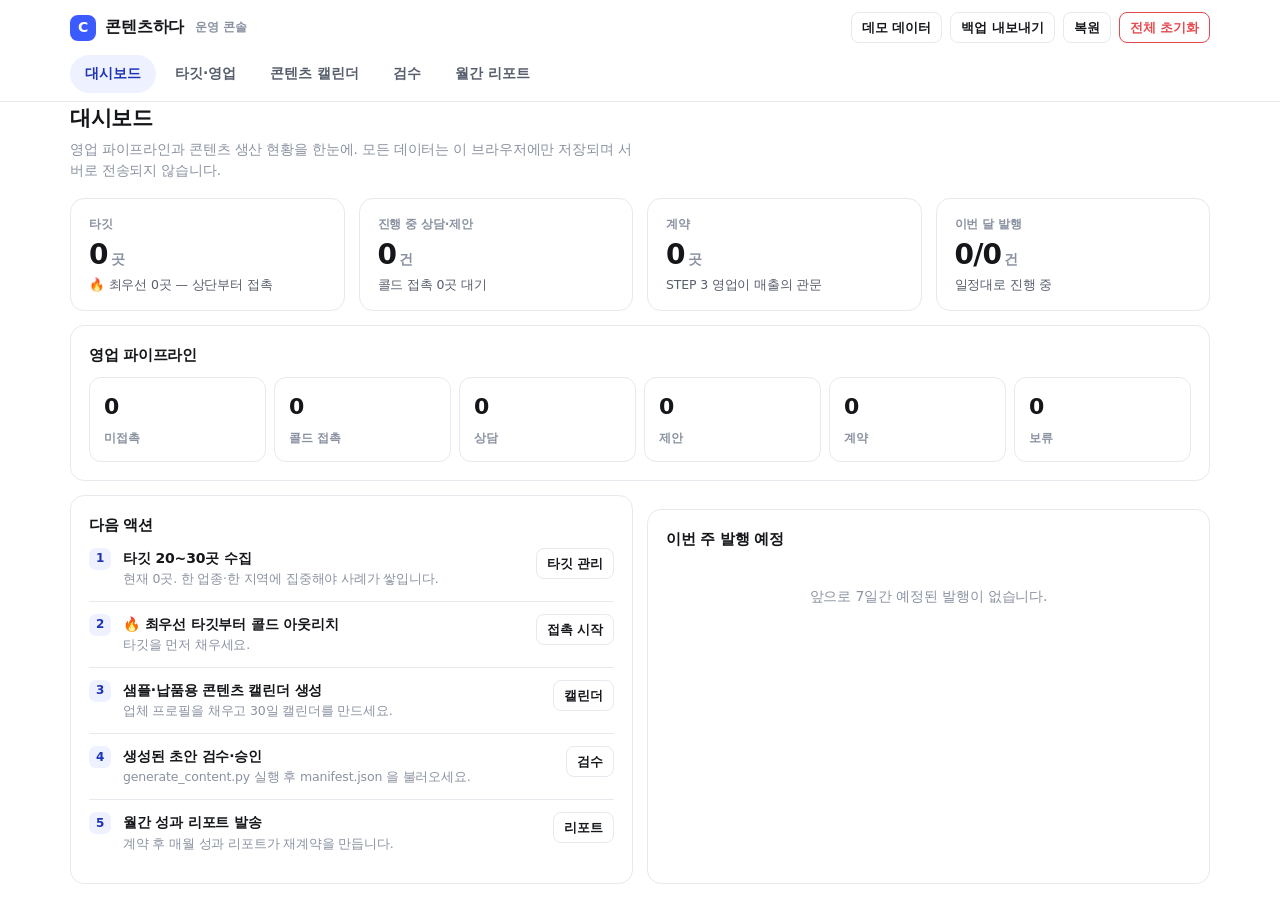
<file: content-agency/app/index.html>
<!DOCTYPE html>
<html lang="ko">
<head>
<meta charset="UTF-8"/>
<meta name="viewport" content="width=device-width, initial-scale=1.0"/>
<title>운영 콘솔 · 콘텐츠하다</title>
<meta name="description" content="타깃 발굴부터 콘텐츠 캘린더·검수·발행·월간 리포트까지, 콘텐츠 대행 운영을 한 화면에서. 설치 없이 브라우저에서 동작합니다."/>
<meta name="robots" content="noindex"/>
<link rel="icon" href="data:image/svg+xml,%3Csvg xmlns='http://www.w3.org/2000/svg' viewBox='0 0 32 32'%3E%3Crect width='32' height='32' rx='8' fill='%233b5bff'/%3E%3Ctext x='16' y='22' font-family='system-ui,sans-serif' font-size='18' font-weight='700' fill='%23fff' text-anchor='middle'%3EC%3C/text%3E%3C/svg%3E"/>
<link rel="stylesheet" href="styles.css"/>
</head>
<body>

<header class="top">
  <div class="wrap">
    <div class="top-in">
      <a class="logo" href="../index.html"><span class="mark">C</span>콘텐츠하다<small>운영 콘솔</small></a>
      <div class="top-actions">
        <button class="sm ghost" id="btn-demo">데모 데이터</button>
        <button class="sm ghost" id="btn-backup">백업 내보내기</button>
        <button class="sm ghost" id="btn-restore">복원</button>
        <button class="sm ghost danger" id="btn-reset">전체 초기화</button>
      </div>
    </div>
    <div class="tabs" role="tablist">
      <button class="tab" role="tab" data-tab="dash" aria-selected="true">대시보드</button>
      <button class="tab" role="tab" data-tab="prospects" aria-selected="false">타깃·영업<span class="pill" id="pill-prospects">0</span></button>
      <button class="tab" role="tab" data-tab="calendar" aria-selected="false">콘텐츠 캘린더<span class="pill" id="pill-calendar">0</span></button>
      <button class="tab" role="tab" data-tab="review" aria-selected="false">검수<span class="pill" id="pill-review">0</span></button>
      <button class="tab" role="tab" data-tab="report" aria-selected="false">월간 리포트</button>
    </div>
  </div>
</header>

<main class="wrap">

  <!-- ══ 대시보드 ══ -->
  <section id="panel-dash" class="panel">
    <div class="panel-head">
      <div>
        <h2>대시보드</h2>
        <p>영업 파이프라인과 콘텐츠 생산 현황을 한눈에. 모든 데이터는 이 브라우저에만 저장되며 서버로 전송되지 않습니다.</p>
      </div>
    </div>
    <div class="grid g4" id="kpis"></div>
    <div class="card" style="margin-top:14px">
      <h3>영업 파이프라인</h3>
      <div class="pipe" id="pipe"></div>
    </div>
    <div class="grid g2" style="margin-top:14px">
      <div class="card">
        <h3>다음 액션</h3>
        <div id="next-actions"></div>
      </div>
      <div class="card">
        <h3>이번 주 발행 예정</h3>
        <div id="week-ahead"></div>
      </div>
    </div>
  </section>

  <!-- ══ 타깃·영업 ══ -->
  <section id="panel-prospects" class="panel hide">
    <div class="panel-head">
      <div>
        <h2>타깃·영업 파이프라인</h2>
        <p>타깃리스트 CSV를 올리면 콘텐츠 니즈 점수(=전환 가능성)로 자동 정렬합니다. 점수 로직은 <code>automation/score_prospects.py</code> 와 동일합니다.</p>
      </div>
      <div class="acts">
        <button class="sm" id="p-add">직접 추가</button>
        <button class="sm" id="p-import">CSV 가져오기</button>
        <button class="sm" id="p-export-csv">CSV 내보내기</button>
        <button class="sm primary" id="p-export-md">우선순위 MD</button>
      </div>
    </div>
    <div class="card" style="margin-bottom:14px">
      <div class="grid g4">
        <label class="field"><span>검색</span><input id="p-q" placeholder="상호·지역·연락처"/></label>
        <label class="field"><span>업종</span><select id="p-industry"></select></label>
        <label class="field"><span>단계</span><select id="p-stage"></select></label>
        <label class="field"><span>정렬</span><select id="p-sort">
          <option value="score">니즈 점수 높은 순</option>
          <option value="name">상호 가나다순</option>
          <option value="stage">파이프라인 단계순</option>
          <option value="updated">최근 수정순</option>
        </select></label>
      </div>
      <p class="hint" id="p-summary"></p>
    </div>
    <div id="p-list"></div>
  </section>

  <!-- ══ 캘린더 ══ -->
  <section id="panel-calendar" class="panel hide">
    <div class="panel-head">
      <div>
        <h2>콘텐츠 캘린더</h2>
        <p>업체 프로필 하나로 발행 캘린더를 자동 생성합니다. 업종별 토픽 공식과 주간 발행 리듬은 <code>automation/build_calendar.py</code> 와 동일하며, 내려받은 YAML은 <code>generate_content.py</code> 에 그대로 입력할 수 있습니다.</p>
      </div>
      <div class="acts">
        <button class="sm" id="c-export-yaml">YAML 내보내기</button>
        <button class="sm" id="c-export-csv">CSV 내보내기</button>
      </div>
    </div>
    <div class="card" style="margin-bottom:14px">
      <h3>업체 프로필</h3>
      <div class="grid g3">
        <label class="field"><span>업종</span><select id="b-industry">
          <option>요식업</option><option>병의원</option><option>뷰티</option><option>전문서비스</option>
        </select></label>
        <label class="field"><span>상호</span><input id="b-brand" placeholder="성수 파스타랩"/></label>
        <label class="field"><span>지역</span><input id="b-region" placeholder="성수동"/></label>
        <label class="field"><span>핵심 키워드</span><input id="b-keyword" placeholder="성수동 파스타"/></label>
        <label class="field"><span>상황 <small>요식업 키워드용</small></span><input id="b-situation" placeholder="데이트"/></label>
        <label class="field"><span>증상 <small>병의원 키워드용</small></span><input id="b-symptom" placeholder="잇몸 출혈"/></label>
        <label class="field"><span>강점</span><input id="b-strengths" placeholder="생면 파스타, 예약제 소규모 다이닝"/></label>
        <label class="field"><span>타깃 고객</span><input id="b-target" placeholder="20~30대 데이트·모임 고객"/></label>
        <label class="field"><span>대표 메뉴·시술 <small>쉼표로 구분</small></span><input id="b-menus" placeholder="트러플 파스타, 라구 파스타, 시즌 리조또"/></label>
      </div>
      <div class="grid g3" style="align-items:end">
        <label class="field" style="margin:0"><span>시작일</span><input type="date" id="c-start"/></label>
        <label class="field" style="margin:0"><span>기간(일)</span><input type="number" id="c-days" min="7" max="120" value="30"/></label>
        <div><button class="primary" id="c-build" style="width:100%;justify-content:center">캘린더 생성</button></div>
      </div>
      <p class="hint">주간 리듬: 월·목·토 블로그 · 수 릴스 · 금 리뷰 답글. 재생성하면 완료 표시는 유지됩니다.</p>
    </div>
    <div id="c-view"></div>
  </section>

  <!-- ══ 검수 ══ -->
  <section id="panel-review" class="panel hide">
    <div class="panel-head">
      <div>
        <h2>콘텐츠 검수</h2>
        <p><code>generate_content.py</code> 가 만든 <code>output/manifest.json</code> 을 불러와 승인·보류·반려로 관리합니다. 각 초안은 광고 규제 금지어(<code>compliance_check.py</code> 규칙)로 자동 스캔되며, ⛔ HIGH 항목은 승인 전 수정이 필요합니다.</p>
      </div>
      <div class="acts">
        <button class="sm" id="r-open">manifest.json 열기</button>
        <button class="sm" id="r-fetch">output/ 에서 불러오기</button>
        <button class="sm primary" id="r-export">승인본 내보내기</button>
      </div>
    </div>
    <div class="card" style="margin-bottom:14px">
      <div class="grid g3">
        <label class="field" style="margin:0"><span>상태 필터</span><select id="r-filter">
          <option value="">전체</option><option>검수대기</option><option>승인</option><option>보류</option><option>반려</option>
        </select></label>
        <label class="field" style="margin:0"><span>규제 검출</span><select id="r-flag">
          <option value="">전체</option><option value="high">⛔ HIGH 있는 항목만</option><option value="any">검출된 항목만</option><option value="clean">문제 없는 항목만</option>
        </select></label>
        <label class="field" style="margin:0"><span>검색</span><input id="r-q" placeholder="토픽·상호"/></label>
      </div>
      <p class="hint" id="r-summary">불러온 항목이 없습니다.</p>
    </div>
    <div id="r-list"></div>
  </section>

  <!-- ══ 리포트 ══ -->
  <section id="panel-report" class="panel hide">
    <div class="panel-head">
      <div>
        <h2>월간 성과 리포트</h2>
        <p>채널별 지표를 입력하면 클라이언트에게 그대로 보낼 수 있는 마크다운 리포트를 만듭니다. 출력 형식은 <code>automation/report.py</code> 와 동일합니다.</p>
      </div>
      <div class="acts">
        <button class="sm" id="m-import">지표 CSV 가져오기</button>
        <button class="sm" id="m-add">지표 추가</button>
        <button class="sm" id="m-copy">리포트 복사</button>
        <button class="sm primary" id="m-download">리포트 내려받기</button>
      </div>
    </div>
    <div class="card" style="margin-bottom:14px">
      <div class="grid g3">
        <label class="field" style="margin:0"><span>상호</span><input id="m-brand" placeholder="성수 파스타랩"/></label>
        <label class="field" style="margin:0"><span>대상 월</span><input id="m-month" type="month"/></label>
        <label class="field" style="margin:0"><span>담당 에디터</span><input id="m-editor" placeholder="담당 에디터"/></label>
      </div>
    </div>
    <div id="m-table"></div>
    <div class="card" style="margin-top:14px">
      <h3>생성된 리포트</h3>
      <div class="mdout" id="m-preview"></div>
    </div>
  </section>

</main>

<div id="toast" role="status" aria-live="polite"></div>
<input type="file" id="filepick" class="hide"/>

<script src="js/util.js"></script>
<script src="js/store.js"></script>
<script src="js/prospects.js"></script>
<script src="js/calendar.js"></script>
<script src="js/review.js"></script>
<script src="js/report.js"></script>
<script src="js/app.js"></script>
</body>
</html>
</file>
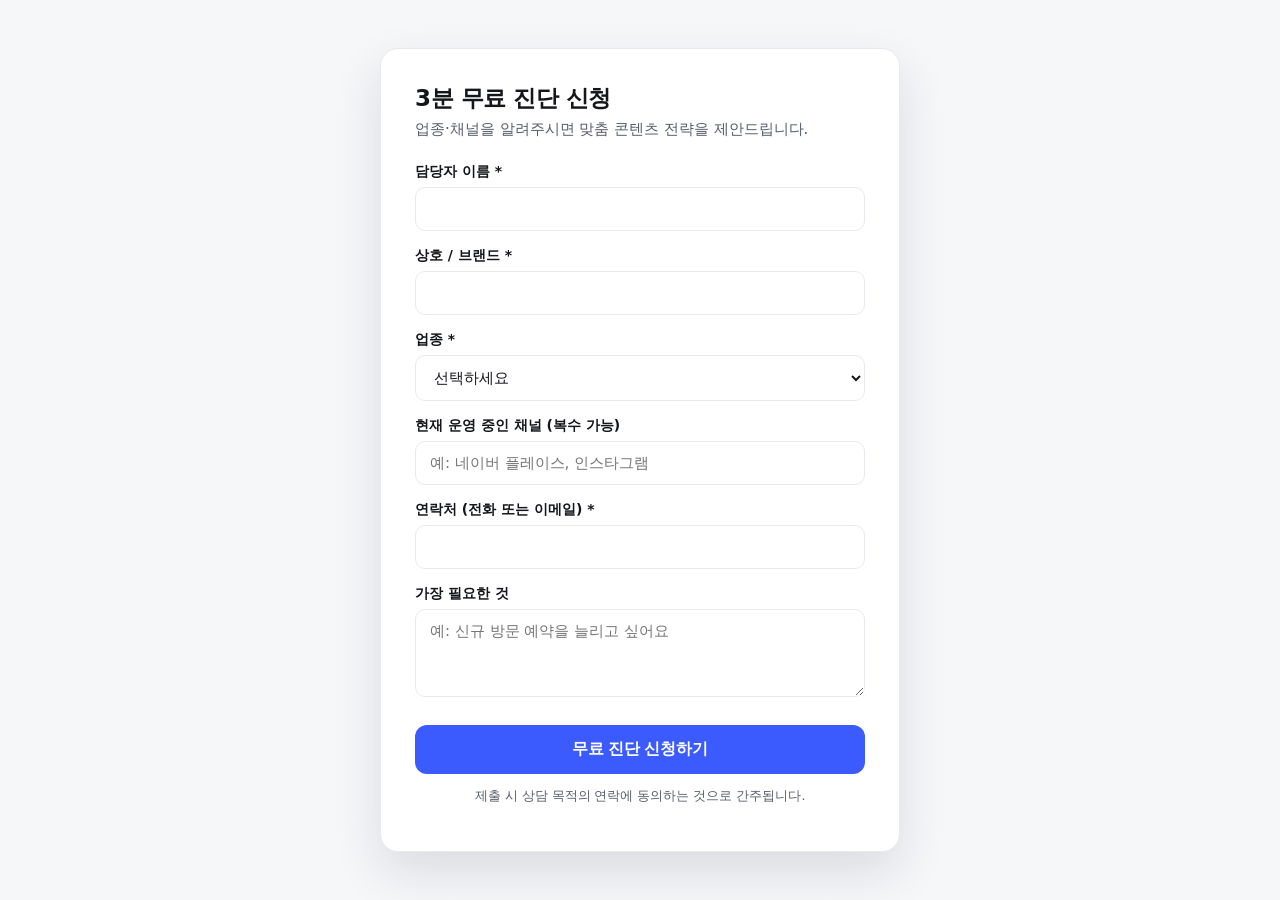
<file: content-agency/ops/리드-수집-폼.html>
<!DOCTYPE html>
<html lang="ko">
<head>
<meta charset="UTF-8"/>
<meta name="viewport" content="width=device-width, initial-scale=1.0"/>
<title>무료 진단 신청 · 콘텐츠하다</title>
<style>
  :root{--brand:#3b5bff;--bg:#f6f7f9;--card:#fff;--fg:#14161a;--soft:#565d6b;--border:#e7e9ee}
  @media(prefers-color-scheme:dark){:root{--bg:#0c0e13;--card:#151922;--fg:#f2f4f8;--soft:#aab2c2;--border:#242a36}}
  *{box-sizing:border-box}
  body{margin:0;min-height:100vh;display:grid;place-items:center;padding:24px;
    font-family:system-ui,-apple-system,"Malgun Gothic",sans-serif;background:var(--bg);color:var(--fg)}
  .card{width:100%;max-width:520px;background:var(--card);border:1px solid var(--border);
    border-radius:18px;padding:34px;box-shadow:0 20px 50px rgba(20,26,50,.12)}
  h1{font-size:23px;margin:0 0 6px;letter-spacing:-.02em}
  p.sub{margin:0 0 24px;color:var(--soft);font-size:15px}
  label{display:block;font-weight:700;font-size:14px;margin:16px 0 6px}
  input,select,textarea{width:100%;padding:12px 14px;border:1px solid var(--border);
    border-radius:10px;background:transparent;color:var(--fg);font-size:15px;font-family:inherit}
  input:focus,select:focus,textarea:focus{outline:2px solid var(--brand);border-color:var(--brand)}
  textarea{min-height:88px;resize:vertical}
  button{width:100%;margin-top:24px;padding:14px;border:none;border-radius:12px;background:var(--brand);
    color:#fff;font-weight:800;font-size:16px;cursor:pointer}
  button:hover{background:#1e34b8}
  .ok{display:none;text-align:center;padding:20px 0}
  .ok .big{font-size:40px}
  .note{font-size:12.5px;color:var(--soft);margin-top:14px;text-align:center}
</style>
</head>
<body>
<div class="card">
  <form id="f">
    <h1>3분 무료 진단 신청</h1>
    <p class="sub">업종·채널을 알려주시면 맞춤 콘텐츠 전략을 제안드립니다.</p>

    <label for="name">담당자 이름 *</label>
    <input id="name" required autocomplete="name"/>

    <label for="biz">상호 / 브랜드 *</label>
    <input id="biz" required/>

    <label for="industry">업종 *</label>
    <select id="industry" required>
      <option value="">선택하세요</option>
      <option>요식업 (음식점/카페)</option>
      <option>병의원 (병원/치과/피부과/한의원)</option>
      <option>뷰티 (미용실/네일/에스테틱)</option>
      <option>전문서비스 (법률/세무/노무/부동산)</option>
      <option>기타</option>
    </select>

    <label for="channel">현재 운영 중인 채널 (복수 가능)</label>
    <input id="channel" placeholder="예: 네이버 플레이스, 인스타그램"/>

    <label for="contact">연락처 (전화 또는 이메일) *</label>
    <input id="contact" required/>

    <label for="goal">가장 필요한 것</label>
    <textarea id="goal" placeholder="예: 신규 방문 예약을 늘리고 싶어요"></textarea>

    <button type="submit">무료 진단 신청하기</button>
    <p class="note">제출 시 상담 목적의 연락에 동의하는 것으로 간주됩니다.</p>
  </form>

  <div class="ok" id="ok">
    <div class="big">✅</div>
    <h1>신청이 접수되었어요</h1>
    <p class="sub">영업일 기준 1일 내 담당자가 연락드립니다.</p>
    <p class="note" id="payload"></p>
  </div>
</div>

<script>
  // 데모: 제출 데이터를 구조화해 로컬에 보관(실서비스는 백엔드/구글폼/스프레드시트 연동으로 교체)
  // ── 설정: 아래 LEAD_ENDPOINT 한 줄만 채우면 문의가 실제 백엔드로 전송됩니다. ──
  //  · Google Apps Script(무료): ops/lead-backend.gs 배포 후 나온 웹앱 URL 붙여넣기
  //  · Formspree(무료): https://formspree.io/f/xxxxxxx 형태의 엔드포인트
  //  비워두면 로컬 저장 + 이메일 초안 폴백으로 동작합니다(백엔드 불필요).
  const LEAD_ENDPOINT = "";              // 예: "https://script.google.com/macros/s/AKfy.../exec"
  const FALLBACK_EMAIL = "ceo-jason@jasons-consulting.com";

  const f = document.getElementById('f');
  const btn = f.querySelector('button[type="submit"]');

  async function sendLead(lead) {
    // 1) 엔드포인트가 설정되어 있으면 실제 전송 (Apps Script/Formspree 모두 지원)
    if (LEAD_ENDPOINT) {
      const res = await fetch(LEAD_ENDPOINT, {
        method: "POST",
        headers: { "Content-Type": "application/json", "Accept": "application/json" },
        body: JSON.stringify(lead)
      });
      if (!res.ok) throw new Error("bad status " + res.status);
      return "sent";
    }
    // 2) 폴백: 로컬 저장(테스트용) + 담당자 메일 초안 자동 오픈
    try {
      const all = JSON.parse(localStorage.getItem('leads') || '[]');
      all.push(lead); localStorage.setItem('leads', JSON.stringify(all));
    } catch (_) {}
    const body = encodeURIComponent(
      `상호: ${lead.biz}\n업종: ${lead.industry}\n담당자: ${lead.name}\n연락처: ${lead.contact}\n채널: ${lead.channel}\n필요사항: ${lead.goal}`
    );
    window.location.href = `mailto:${FALLBACK_EMAIL}?subject=${encodeURIComponent('무료 진단 신청 — ' + lead.biz)}&body=${body}`;
    return "fallback";
  }

  f.addEventListener('submit', async e => {
    e.preventDefault();
    const lead = {
      ts: new Date().toISOString(),
      name: name.value, biz: biz.value, industry: industry.value,
      channel: channel.value, contact: contact.value, goal: goal.value
    };
    btn.disabled = true; btn.textContent = '접수 중…';
    try {
      await sendLead(lead);
      f.style.display = 'none';
      document.getElementById('ok').style.display = 'block';
      document.getElementById('payload').textContent = '접수: ' + lead.biz + ' · ' + lead.industry;
    } catch (err) {
      btn.disabled = false; btn.textContent = '무료 진단 신청하기';
      alert('전송에 실패했어요. 잠시 후 다시 시도하거나 ' + FALLBACK_EMAIL + ' 로 문의해 주세요.');
    }
  });
</script>
</body>
</html>
</file>
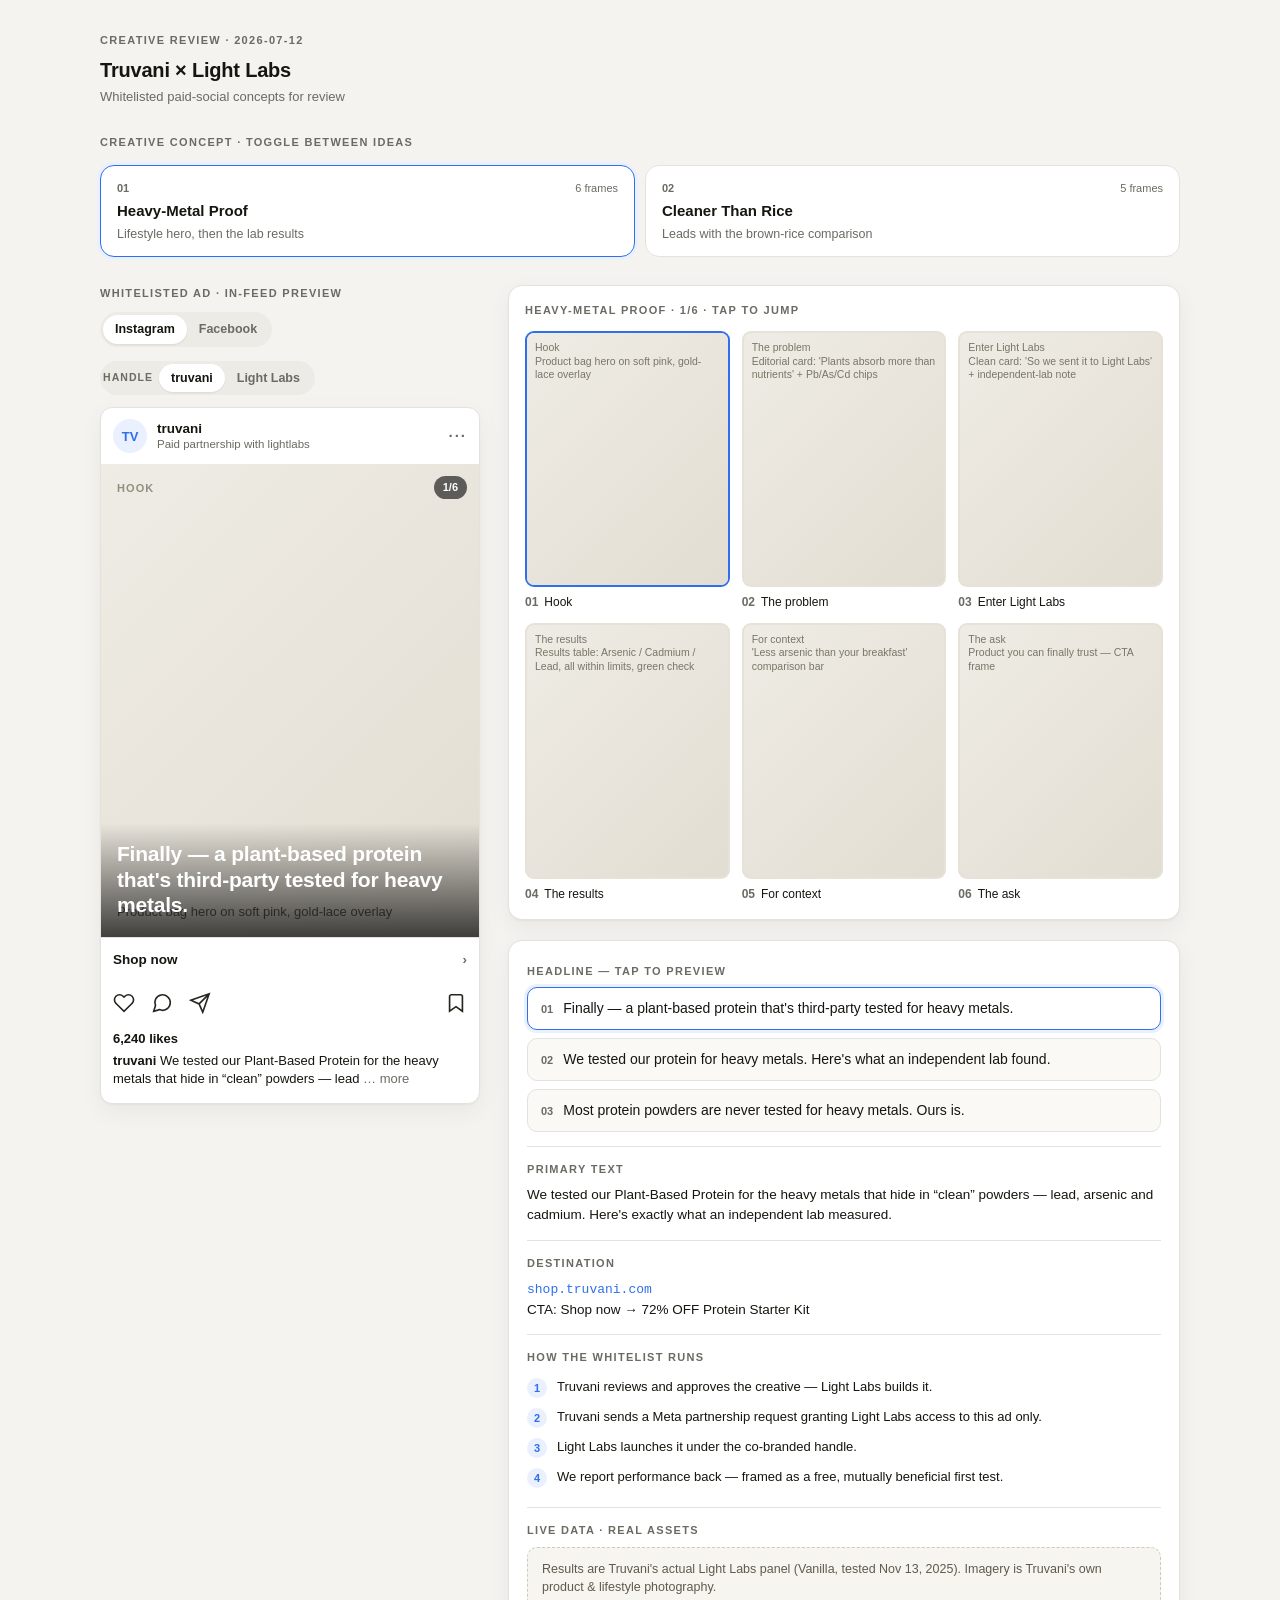
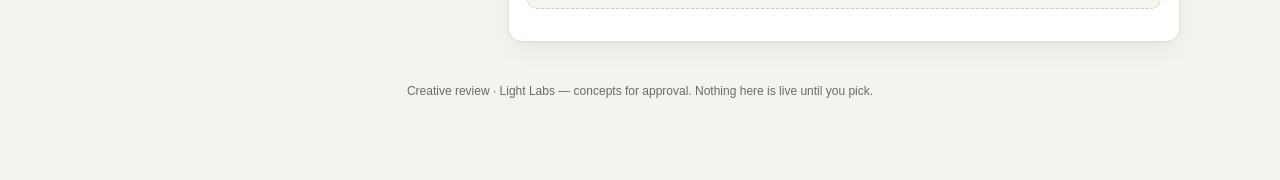
<file: .claude/skills/ad-creative/assets/creative-review-template.html>
<!DOCTYPE html>
<!--
  Creative Review Page — a shareable ad-creative approval artifact.

  HOW TO USE (agents): replace the JSON inside <script id="review-data"> below
  with the real project. Everything else renders from it. The file is
  self-contained — no build, no network, no dependencies. Open it in a browser,
  host it on any static host (Vercel/Netlify/GitHub Pages), or hand off the
  single .html file.

  THE DATA BLOCK IS JSON, NOT JAVASCRIPT:
    - double-quoted keys and strings, no comments, no trailing commas
    - it is inert data (parsed with JSON.parse), so a value can never execute
    - SECURITY: escape every literal "<" in your text values as < so a
      value like "</script>" can never break out of the tag. All values are
      also HTML-escaped again at render time.

  DATA SHAPE — see references/creative-review-page.md for the annotated spec.
  Images: each frame's "image" may be a URL, a relative path, or a data URI.
  If omitted (or the file is missing), a placeholder shows the frame label +
  the image prompt — use this for concepts not yet rendered to image.
-->
<html lang="en">
<head>
<meta charset="utf-8" />
<meta name="viewport" content="width=device-width, initial-scale=1" />
<title>Creative Review</title>
<style>
  :root {
    --bg: #f4f3f0; --card: #ffffff; --ink: #16150f; --muted: #6b6a63;
    --line: #e4e2dc; --accent: #2f6fed; --accent-soft: #eaf0fe;
    --radius: 14px; --shadow: 0 1px 2px rgba(0,0,0,.04), 0 8px 24px rgba(0,0,0,.05);
  }
  * { box-sizing: border-box; }
  body { margin: 0; background: var(--bg); color: var(--ink);
    font: 15px/1.5 -apple-system, BlinkMacSystemFont, "Segoe UI", Roboto, Helvetica, Arial, sans-serif;
    -webkit-font-smoothing: antialiased; }
  .wrap { max-width: 1120px; margin: 0 auto; padding: 32px 20px 80px; }
  .eyebrow { font-size: 11px; font-weight: 700; letter-spacing: .12em; text-transform: uppercase; color: var(--muted); }
  a { color: var(--accent); }

  header.project { margin-bottom: 28px; }
  header.project h1 { font-size: 20px; margin: 6px 0 2px; letter-spacing: -.01em; }
  header.project .sub { color: var(--muted); font-size: 13px; }

  .concepts { display: grid; grid-template-columns: repeat(auto-fit, minmax(210px, 1fr)); gap: 10px; margin: 14px 0 28px; }
  .concept { text-align: left; background: var(--card); border: 1.5px solid var(--line); border-radius: var(--radius);
    padding: 14px 16px; cursor: pointer; transition: border-color .12s, box-shadow .12s; font: inherit; color: inherit; }
  .concept:hover { border-color: #cfcdc6; }
  .concept[aria-selected="true"] { border-color: var(--accent); box-shadow: 0 0 0 3px var(--accent-soft); background: #fff; }
  .concept .row1 { display: flex; align-items: baseline; justify-content: space-between; gap: 8px; }
  .concept .num { font-size: 11px; font-weight: 700; color: var(--muted); }
  .concept .frames { font-size: 11px; color: var(--muted); }
  .concept .name { font-weight: 650; font-size: 15px; margin: 4px 0 3px; }
  .concept .tag { font-size: 12.5px; color: var(--muted); line-height: 1.35; }

  .grid { display: grid; grid-template-columns: minmax(0, 380px) minmax(0, 1fr); gap: 28px; align-items: start; }
  @media (max-width: 860px) { .grid { grid-template-columns: 1fr; } }
  .col-label { margin-bottom: 10px; }

  .toggles { display: flex; flex-wrap: wrap; gap: 14px; margin-bottom: 12px; }
  .seg { display: inline-flex; background: #ecebe6; border-radius: 999px; padding: 3px; }
  .seg button { border: 0; background: transparent; font: inherit; font-size: 12.5px; font-weight: 600; color: var(--muted);
    padding: 5px 12px; border-radius: 999px; cursor: pointer; }
  .seg button[aria-pressed="true"] { background: #fff; color: var(--ink); box-shadow: 0 1px 2px rgba(0,0,0,.08); }
  .seg .lbl { align-self: center; font-size: 10.5px; font-weight: 700; letter-spacing: .1em; text-transform: uppercase; color: var(--muted); margin-right: 6px; }

  .post { background: var(--card); border: 1px solid var(--line); border-radius: 12px; overflow: hidden; box-shadow: var(--shadow); }
  .post .top { display: flex; align-items: center; gap: 10px; padding: 11px 12px; }
  .post .avatar { width: 34px; height: 34px; border-radius: 50%; background: var(--accent-soft); color: var(--accent);
    display: grid; place-items: center; font-weight: 700; font-size: 13px; overflow: hidden; flex: none; }
  .post .avatar img { width: 100%; height: 100%; object-fit: cover; }
  .post .who { line-height: 1.2; }
  .post .who .name { font-weight: 650; font-size: 13.5px; }
  .post .who .partner { font-size: 11.5px; color: var(--muted); }
  .post .dots { margin-left: auto; color: var(--muted); font-weight: 700; letter-spacing: 2px; }
  .frame { position: relative; aspect-ratio: 4/5; background: #ded9d0; display: grid; }
  .frame img { width: 100%; height: 100%; object-fit: cover; grid-area: 1/1; z-index: 1; }
  .frame .ph { grid-area: 1/1; display: flex; flex-direction: column; justify-content: space-between; padding: 16px;
    background: linear-gradient(135deg,#efece5,#e2ddd2); }
  .frame .ph .plabel { font-size: 11px; font-weight: 700; letter-spacing: .1em; text-transform: uppercase; color: #948e80; }
  .frame .ph .pprompt { font-size: 13px; color: #5f5a4e; line-height: 1.4; }
  .frame .badge { position: absolute; top: 12px; left: 12px; z-index: 2; background: rgba(255,255,255,.92);
    font-size: 11.5px; font-weight: 600; padding: 5px 10px; border-radius: 999px; display: flex; align-items: center; gap: 5px; }
  .frame .counter { position: absolute; top: 12px; right: 12px; z-index: 2; background: rgba(0,0,0,.6); color: #fff; font-size: 11px;
    font-weight: 600; padding: 3px 9px; border-radius: 999px; }
  .frame .headline { position: absolute; left: 0; right: 0; bottom: 0; z-index: 2; padding: 18px 16px 20px; color: #fff;
    font-size: 21px; font-weight: 700; line-height: 1.2; letter-spacing: -.01em;
    background: linear-gradient(to top, rgba(0,0,0,.72), rgba(0,0,0,0)); }
  .frame .headline.light { color: var(--ink); background: linear-gradient(to top, rgba(255,255,255,.85), rgba(255,255,255,0)); }

  /* Instagram chrome */
  .ig-cta { display: flex; align-items: center; justify-content: space-between; padding: 12px; border-top: 1px solid var(--line);
    font-weight: 600; font-size: 13.5px; }
  .ig-cta .chev { color: var(--muted); }
  .ig-actions { display: flex; gap: 16px; padding: 10px 12px 2px; color: #26251f; }
  .ig-actions svg { width: 22px; height: 22px; }
  .ig-actions .save { margin-left: auto; }
  .likes { padding: 6px 12px 2px; font-weight: 650; font-size: 13px; }
  .caption { padding: 2px 12px 14px; font-size: 13px; line-height: 1.4; }
  .caption .h { font-weight: 650; }
  .caption .more { color: var(--muted); }

  /* Facebook chrome — link card below image + text actions */
  .fb-card { display: flex; align-items: center; gap: 12px; padding: 12px; background: #f3f4f6; border-top: 1px solid var(--line); }
  .fb-card .meta { min-width: 0; flex: 1; }
  .fb-card .dom { font-size: 11px; letter-spacing: .04em; text-transform: uppercase; color: var(--muted); }
  .fb-card .hl { font-size: 14px; font-weight: 650; line-height: 1.25; margin-top: 2px; overflow: hidden; }
  .fb-card .btn { flex: none; background: #e4e6eb; color: #050505; font-weight: 650; font-size: 12.5px; padding: 8px 14px; border-radius: 7px; }
  .fb-actions { display: flex; padding: 4px 12px; border-top: 1px solid var(--line); }
  .fb-actions span { flex: 1; text-align: center; padding: 8px 0; font-size: 13px; font-weight: 600; color: var(--muted); }

  .board { background: var(--card); border: 1px solid var(--line); border-radius: var(--radius); padding: 16px; box-shadow: var(--shadow); margin-bottom: 20px; }
  .board .frames-grid { display: grid; grid-template-columns: repeat(3, 1fr); gap: 12px; margin-top: 12px; }
  @media (max-width: 480px) { .board .frames-grid { grid-template-columns: repeat(2, 1fr); } }
  .thumb { border: 0; background: transparent; padding: 0; cursor: pointer; text-align: left; font: inherit; color: inherit; }
  .thumb .box { aspect-ratio: 4/5; border-radius: 9px; overflow: hidden; border: 2px solid transparent; background: #e7e2d8;
    display: grid; transition: border-color .12s; }
  .thumb[aria-current="true"] .box { border-color: var(--accent); }
  .thumb .box img { width: 100%; height: 100%; object-fit: cover; grid-area: 1/1; z-index: 1; }
  .thumb .box .mini { grid-area: 1/1; padding: 8px; font-size: 10.5px; color: #7a7566; line-height: 1.3;
    background: linear-gradient(135deg,#efece5,#e2ddd2); overflow: hidden; }
  .thumb .cap { margin-top: 6px; font-size: 12px; }
  .thumb .cap .n { color: var(--muted); font-weight: 700; margin-right: 6px; }

  .copy { background: var(--card); border: 1px solid var(--line); border-radius: var(--radius); padding: 18px; box-shadow: var(--shadow); }
  .copy .block { padding: 14px 0; border-top: 1px solid var(--line); }
  .copy .block:first-of-type { border-top: 0; padding-top: 4px; }
  .headline-opt { display: flex; gap: 10px; align-items: flex-start; width: 100%; text-align: left; font: inherit; color: inherit;
    background: #faf9f6; border: 1.5px solid var(--line); border-radius: 10px; padding: 11px 13px; cursor: pointer; margin-top: 8px; }
  .headline-opt[aria-pressed="true"] { border-color: var(--accent); background: #fff; box-shadow: 0 0 0 3px var(--accent-soft); }
  .headline-opt .n { font-size: 11px; font-weight: 700; color: var(--muted); margin-top: 2px; }
  .headline-opt .t { font-size: 14px; line-height: 1.35; }
  .kv { font-size: 13.5px; line-height: 1.5; }
  .kv .dest { color: var(--accent); font-family: ui-monospace, SFMono-Regular, Menlo, monospace; font-size: 13px; }
  .steps { margin: 8px 0 0; padding: 0; list-style: none; }
  .steps li { display: flex; gap: 10px; padding: 5px 0; font-size: 13px; line-height: 1.4; }
  .steps li .i { flex: none; width: 20px; height: 20px; border-radius: 50%; background: var(--accent-soft); color: var(--accent);
    display: grid; place-items: center; font-size: 11px; font-weight: 700; }
  .grounding { background: #f6f5ef; border: 1px dashed #cfcabb; border-radius: 10px; padding: 12px 14px; font-size: 12.5px; color: #5f5a4e; line-height: 1.45; margin-top: 8px; }
  .err { background: #fbeaea; border: 1px solid #e6b7b7; color: #8a2b2b; border-radius: 10px; padding: 14px 16px; font-size: 13px; }
  footer { margin-top: 40px; text-align: center; font-size: 12px; color: var(--muted); }
</style>
</head>
<body>

<!-- DATA — replace this JSON with your project (see the comment at the top of the file). -->
<script type="application/json" id="review-data">
{
  "project": {
    "brand": "Truvani",
    "agency": "Light Labs",
    "date": "2026-07-12",
    "note": "Whitelisted paid-social concepts for review"
  },
  "platforms": ["instagram", "facebook"],
  "concepts": [
    {
      "name": "Heavy-Metal Proof",
      "tagline": "Lifestyle hero, then the lab results",
      "handles": [
        { "name": "truvani", "partner": "Paid partnership with lightlabs", "initials": "TV" },
        { "name": "Light Labs", "partner": "Paid partnership with truvani", "initials": "LL" }
      ],
      "frames": [
        { "label": "Hook", "prompt": "Product bag hero on soft pink, gold-lace overlay", "headline": "Finally — a plant-based protein that's third-party tested for heavy metals.", "headlineTheme": "dark" },
        { "label": "The problem", "prompt": "Editorial card: 'Plants absorb more than nutrients' + Pb/As/Cd chips" },
        { "label": "Enter Light Labs", "prompt": "Clean card: 'So we sent it to Light Labs' + independent-lab note" },
        { "label": "The results", "prompt": "Results table: Arsenic / Cadmium / Lead, all within limits, green check" },
        { "label": "For context", "prompt": "'Less arsenic than your breakfast' comparison bar" },
        { "label": "The ask", "prompt": "Product you can finally trust — CTA frame", "headline": "Protein you can finally trust." }
      ],
      "headlines": [
        "Finally — a plant-based protein that's third-party tested for heavy metals.",
        "We tested our protein for heavy metals. Here's what an independent lab found.",
        "Most protein powders are never tested for heavy metals. Ours is."
      ],
      "primaryText": "We tested our Plant-Based Protein for the heavy metals that hide in “clean” powders — lead, arsenic and cadmium. Here's exactly what an independent lab measured.",
      "destination": { "url": "shop.truvani.com", "cta": "Shop now", "offer": "72% OFF Protein Starter Kit" },
      "rollout": {
        "title": "How the whitelist runs",
        "steps": [
          "Truvani reviews and approves the creative — Light Labs builds it.",
          "Truvani sends a Meta partnership request granting Light Labs access to this ad only.",
          "Light Labs launches it under the co-branded handle.",
          "We report performance back — framed as a free, mutually beneficial first test."
        ]
      },
      "grounding": "Results are Truvani's actual Light Labs panel (Vanilla, tested Nov 13, 2025). Imagery is Truvani's own product & lifestyle photography."
    },
    {
      "name": "Cleaner Than Rice",
      "tagline": "Leads with the brown-rice comparison",
      "frames": [
        { "label": "Hook", "prompt": "Split visual: brown rice vs protein scoop", "headline": "Your “clean” brown rice protein? Test it.", "headlineTheme": "dark" },
        { "label": "The claim", "prompt": "Stat card comparing arsenic levels" },
        { "label": "The proof", "prompt": "Light Labs results table" },
        { "label": "The context", "prompt": "What the numbers mean, plainly" },
        { "label": "The ask", "prompt": "Starter-kit offer frame", "headline": "Trust the label. Then trust the test." }
      ],
      "headlines": [
        "Your “clean” brown rice protein? Test it.",
        "Brown rice protein is often the worst offender for arsenic. We checked ours.",
        "“Plant-based” doesn't mean “clean.” We have the lab panel to prove ours is."
      ],
      "primaryText": "Brown-rice protein is one of the most common sources of dietary arsenic. So we sent ours to an independent lab. Here's the panel.",
      "destination": { "url": "shop.truvani.com", "cta": "Shop now", "offer": "72% OFF Protein Starter Kit" },
      "grounding": "Comparison figures are from Truvani's Light Labs panel and published dietary-arsenic ranges. No competitor is named."
    }
  ]
}
</script>

<div class="wrap">
  <header class="project" id="project"></header>
  <div class="eyebrow">Creative concept · toggle between ideas</div>
  <div class="concepts" id="concepts" role="tablist"></div>
  <div class="grid">
    <section>
      <div class="eyebrow col-label" id="preview-label">In-feed preview</div>
      <div class="toggles" id="toggles"></div>
      <div class="post" id="post"></div>
    </section>
    <section>
      <div class="board">
        <div class="eyebrow" id="board-label">Storyboard · tap to jump</div>
        <div class="frames-grid" id="frames-grid"></div>
      </div>
      <div class="copy" id="copy"></div>
    </section>
  </div>
  <footer id="footer"></footer>
</div>

<script>
/* ============================================================================
   RENDER — generic; no need to edit when swapping the DATA JSON above.
   ========================================================================== */
const esc = (s) => String(s == null ? "" : s).replace(/[&<>"']/g, c => (
  { "&": "&amp;", "<": "&lt;", ">": "&gt;", '"': "&quot;", "'": "&#39;" }[c]));
const PLATFORMS = { instagram: "Instagram", facebook: "Facebook" };

let DATA;
try {
  DATA = JSON.parse(document.getElementById("review-data").textContent);
} catch (e) {
  document.querySelector(".wrap").innerHTML =
    '<div class="err"><b>Couldn\'t read the review data.</b><br/>The <code>#review-data</code> block must be valid JSON — double-quoted keys and strings, no comments, no trailing commas. Parser said: ' + esc(e.message) + '</div>';
  throw e;
}

const state = { concept: 0, frame: 0, platform: null, handle: 0, headline: 0 };
const concept = () => DATA.concepts[state.concept];

// platforms restricted to the ones we can render; default to first valid
const platformList = () => (DATA.platforms || ["instagram"]).filter(p => PLATFORMS[p]);
state.platform = platformList()[0] || "instagram";

const heart = '<svg viewBox="0 0 24 24" fill="none" stroke="currentColor" stroke-width="1.8"><path d="M20.8 4.6a5.5 5.5 0 0 0-7.8 0L12 5.6l-1-1a5.5 5.5 0 1 0-7.8 7.8l1 1L12 21l7.8-7.6 1-1a5.5 5.5 0 0 0 0-7.8z"/></svg>';
const comment = '<svg viewBox="0 0 24 24" fill="none" stroke="currentColor" stroke-width="1.8"><path d="M21 11.5a8.4 8.4 0 0 1-11.8 7.7L3 21l1.9-6.2A8.4 8.4 0 1 1 21 11.5z"/></svg>';
const share = '<svg viewBox="0 0 24 24" fill="none" stroke="currentColor" stroke-width="1.8"><path d="M22 2 11 13M22 2l-7 20-4-9-9-4 20-7z"/></svg>';
const bookmark = '<svg viewBox="0 0 24 24" fill="none" stroke="currentColor" stroke-width="1.8"><path d="M19 21l-7-5-7 5V5a2 2 0 0 1 2-2h10a2 2 0 0 1 2 2z"/></svg>';

function renderProject() {
  const p = DATA.project || {};
  const line = [p.brand, p.agency && `× ${p.agency}`].filter(Boolean).join(" ");
  document.getElementById("project").innerHTML =
    `<div class="eyebrow">Creative review${p.date ? " · " + esc(p.date) : ""}</div>
     <h1>${esc(line || "Ad creative")}</h1>${p.note ? `<div class="sub">${esc(p.note)}</div>` : ""}`;
  document.getElementById("footer").innerHTML =
    `Creative review${p.agency ? " · " + esc(p.agency) : ""} — concepts for approval. Nothing here is live until you pick.`;
}

function renderConcepts() {
  document.getElementById("concepts").innerHTML = DATA.concepts.map((c, i) => `
    <button class="concept" role="tab" aria-selected="${i === state.concept}" data-i="${i}">
      <div class="row1"><span class="num">${String(i + 1).padStart(2, "0")}</span>
        <span class="frames">${c.frames.length} frame${c.frames.length === 1 ? "" : "s"}</span></div>
      <div class="name">${esc(c.name)}</div>
      <div class="tag">${esc(c.tagline || "")}</div>
    </button>`).join("");
  document.querySelectorAll(".concept").forEach(b =>
    b.onclick = () => { state.concept = +b.dataset.i; state.frame = 0; state.handle = 0; state.headline = 0; renderAll(); });
}

function handles() {
  return concept().handles || [{
    name: DATA.project?.brand || "brand",
    partner: DATA.project?.agency ? "Paid partnership with " + DATA.project.agency.toLowerCase() : "Sponsored",
    initials: (DATA.project?.brand || "AD").slice(0, 2).toUpperCase()
  }];
}

function renderToggles() {
  const plats = platformList(), hs = handles();
  let html = "";
  if (plats.length > 1) {
    html += `<div class="seg" role="group">${plats.map(p =>
      `<button data-plat="${esc(p)}" aria-pressed="${p === state.platform}">${esc(PLATFORMS[p])}</button>`).join("")}</div>`;
  }
  if (hs.length > 1) {
    html += `<div class="seg" role="group"><span class="lbl">Handle</span>${hs.map((h, i) =>
      `<button data-handle="${i}" aria-pressed="${i === state.handle}">${esc(h.name)}</button>`).join("")}</div>`;
  }
  const el = document.getElementById("toggles");
  el.innerHTML = html;
  el.querySelectorAll("[data-plat]").forEach(b => b.onclick = () => { state.platform = b.dataset.plat; renderToggles(); renderPost(); });
  el.querySelectorAll("[data-handle]").forEach(b => b.onclick = () => { state.handle = +b.dataset.handle; renderToggles(); renderPost(); });
  document.getElementById("preview-label").textContent = (hs.length > 1 ? "Whitelisted ad · " : "") + "In-feed preview";
}

// placeholder underneath + image on top; a missing/broken image removes itself → placeholder shows
function frameVisual(f, phCls) {
  const ph = `<div class="${phCls}"><div class="plabel">${esc(f.label)}</div><div class="pprompt">${esc(f.prompt || "")}</div></div>`;
  const img = f.image ? `<img src="${esc(f.image)}" alt="${esc(f.label)}" onerror="this.remove()" />` : "";
  return ph + img;
}

function frameHTML(c, f) {
  const total = c.frames.length;
  const headlineText = state.frame === 0 ? (c.headlines?.[state.headline] || f.headline || "") : (f.headline || "");
  const theme = f.headlineTheme === "light" ? " light" : "";
  return `<div class="frame">
      ${frameVisual(f, "ph")}
      <span class="counter">${state.frame + 1}/${total}</span>
      ${headlineText ? `<div class="headline${theme}">${esc(headlineText)}</div>` : ""}
    </div>`;
}

function renderPost() {
  const c = concept(), f = c.frames[state.frame], h = handles()[state.handle] || handles()[0];
  const dest = c.destination || {};
  const top = `<div class="top">
      <div class="avatar">${h.initials ? esc(h.initials) : ""}</div>
      <div class="who"><div class="name">${esc(h.name)}</div><div class="partner">${esc(h.partner || "Sponsored")}</div></div>
      <div class="dots">···</div>
    </div>`;

  let chrome;
  if (state.platform === "facebook") {
    const domain = dest.url ? esc(dest.url) : "";
    const hl = c.headlines?.[state.headline] || f.headline || dest.offer || "";
    chrome = `<div class="fb-card">
        <div class="meta"><div class="dom">${domain}</div><div class="hl">${esc(hl)}</div></div>
        ${dest.cta ? `<div class="btn">${esc(dest.cta)}</div>` : ""}
      </div>
      <div class="fb-actions"><span>Like</span><span>Comment</span><span>Share</span></div>`;
  } else {
    chrome = `<div class="ig-cta"><span>${esc(dest.cta || "Learn more")}</span><span class="chev">›</span></div>
      <div class="ig-actions">${heart}${comment}${share}<span class="save">${bookmark}</span></div>
      <div class="likes">6,240 likes</div>
      <div class="caption"><span class="h">${esc(h.name)}</span> ${esc((c.primaryText || "").slice(0, 90))}<span class="more"> … more</span></div>`;
  }

  document.getElementById("post").innerHTML = top + frameHTML(c, f) + chrome;
  document.getElementById("board-label").textContent = `${c.name} · ${state.frame + 1}/${c.frames.length} · tap to jump`;
}

function renderBoard() {
  const c = concept();
  document.getElementById("frames-grid").innerHTML = c.frames.map((f, i) => `
    <button class="thumb" aria-current="${i === state.frame}" data-i="${i}">
      <div class="box">${frameVisual(f, "mini")}</div>
      <div class="cap"><span class="n">${String(i + 1).padStart(2, "0")}</span>${esc(f.label)}</div>
    </button>`).join("");
  document.querySelectorAll(".thumb").forEach(b =>
    b.onclick = () => { state.frame = +b.dataset.i; renderPost(); renderBoard(); });
}

function renderCopy() {
  const c = concept(), dest = c.destination || {};
  let html = "";
  if (c.headlines?.length) {
    html += `<div class="block"><div class="eyebrow">Headline — tap to preview</div>${c.headlines.map((h, i) =>
      `<button class="headline-opt" aria-pressed="${i === state.headline}" data-i="${i}">
        <span class="n">${String(i + 1).padStart(2, "0")}</span><span class="t">${esc(h)}</span></button>`).join("")}</div>`;
  }
  if (c.primaryText) html += `<div class="block"><div class="eyebrow">Primary text</div><div class="kv" style="margin-top:8px">${esc(c.primaryText)}</div></div>`;
  if (dest.url || dest.cta) {
    html += `<div class="block"><div class="eyebrow">Destination</div><div class="kv" style="margin-top:8px">
      ${dest.url ? `<span class="dest">${esc(dest.url)}</span><br/>` : ""}
      ${dest.cta ? `CTA: ${esc(dest.cta)}` : ""}${dest.offer ? ` → ${esc(dest.offer)}` : ""}</div></div>`;
  }
  if (c.rollout?.steps?.length) {
    html += `<div class="block"><div class="eyebrow">${esc(c.rollout.title || "How it runs")}</div>
      <ol class="steps">${c.rollout.steps.map((s, i) => `<li><span class="i">${i + 1}</span><span>${esc(s)}</span></li>`).join("")}</ol></div>`;
  }
  if (c.grounding) html += `<div class="block"><div class="eyebrow">Live data · real assets</div><div class="grounding">${esc(c.grounding)}</div></div>`;
  const el = document.getElementById("copy");
  el.innerHTML = html;
  el.querySelectorAll(".headline-opt").forEach(b =>
    b.onclick = () => { state.headline = +b.dataset.i; state.frame = 0; renderPost(); renderBoard(); renderCopy(); });
}

function renderAll() { renderConcepts(); renderToggles(); renderPost(); renderBoard(); renderCopy(); }
renderProject();
renderAll();
</script>
</body>
</html>
</file>
<file: content-agency/app/styles.css>
/* 콘텐츠하다 운영 콘솔 — 랜딩페이지(index.html)와 동일한 디자인 토큰 사용 */
:root{
  --bg:#ffffff; --bg-soft:#f6f7f9; --bg-card:#ffffff; --border:#e7e9ee;
  --fg:#14161a; --fg-soft:#565d6b; --fg-mute:#8a92a1;
  --brand:#3b5bff; --brand-ink:#1e34b8; --brand-soft:#eef1ff;
  --accent:#00c2a8; --warn:#ff7a45;
  --ok:#12a150; --hold:#d99000; --no:#e5484d;
  --shadow:0 1px 2px rgba(16,20,30,.06),0 8px 24px rgba(16,20,30,.06);
  --radius:14px; --maxw:1180px;
}
@media (prefers-color-scheme: dark){
  :root{
    --bg:#0c0e13; --bg-soft:#12151c; --bg-card:#151922; --border:#242a36;
    --fg:#f2f4f8; --fg-soft:#aab2c2; --fg-mute:#7a8393;
    --brand:#6f88ff; --brand-ink:#aebcff; --brand-soft:#1a2140; --accent:#2fe0c6;
    --ok:#3ecf7d; --hold:#e8b23a; --no:#ff6b6f;
    --shadow:0 1px 2px rgba(0,0,0,.4),0 10px 30px rgba(0,0,0,.35);
  }
}
*{box-sizing:border-box}
body{
  margin:0; background:var(--bg); color:var(--fg); line-height:1.55;
  font-family:"Pretendard",system-ui,-apple-system,"Segoe UI","Malgun Gothic","Apple SD Gothic Neo",sans-serif;
  -webkit-font-smoothing:antialiased; letter-spacing:-.01em;
}
a{color:inherit;text-decoration:none}
h1,h2,h3,h4{margin:0;letter-spacing:-.02em}
.wrap{max-width:var(--maxw);margin:0 auto;padding:0 20px}
.hide{display:none !important}

/* ── 헤더 / 탭 ─────────────────────────────── */
header.top{position:sticky;top:0;z-index:20;background:var(--bg);border-bottom:1px solid var(--border)}
.top-in{display:flex;align-items:center;gap:16px;padding:12px 0;flex-wrap:wrap}
.logo{display:flex;align-items:center;gap:9px;font-weight:800;font-size:16px}
.logo .mark{width:26px;height:26px;border-radius:8px;background:var(--brand);color:#fff;display:grid;place-items:center;font-size:14px}
.logo small{font-weight:600;color:var(--fg-mute);font-size:12px;margin-left:2px}
.top-actions{margin-left:auto;display:flex;gap:8px;align-items:center;flex-wrap:wrap}
.tabs{display:flex;gap:4px;overflow-x:auto;padding-bottom:8px}
.tab{
  border:1px solid transparent;background:none;color:var(--fg-soft);
  font:inherit;font-weight:700;font-size:14px;padding:7px 14px;border-radius:999px;
  cursor:pointer;white-space:nowrap;display:flex;align-items:center;gap:7px;
}
.tab:hover{background:var(--bg-soft);color:var(--fg)}
.tab[aria-selected="true"]{background:var(--brand-soft);color:var(--brand-ink);border-color:var(--brand-soft)}
.tab .pill{font-size:11px;font-weight:800;background:var(--brand);color:#fff;border-radius:999px;padding:1px 7px;min-width:20px;text-align:center}
.tab[aria-selected="true"] .pill{background:var(--brand-ink)}

/* ── 공통 요소 ─────────────────────────────── */
main{padding:24px 0 72px}
.panel-head{display:flex;align-items:flex-start;gap:16px;flex-wrap:wrap;margin-bottom:18px}
.panel-head h2{font-size:21px}
.panel-head p{margin:4px 0 0;color:var(--fg-mute);font-size:13.5px;max-width:66ch}
.panel-head .acts{margin-left:auto;display:flex;gap:8px;flex-wrap:wrap}

button,.btn{
  font:inherit;font-weight:700;font-size:13.5px;border-radius:10px;padding:8px 14px;
  cursor:pointer;border:1px solid var(--border);background:var(--bg-card);color:var(--fg);
  display:inline-flex;align-items:center;gap:6px;transition:background .12s,border-color .12s;
}
button:hover,.btn:hover{background:var(--bg-soft)}
button:disabled{opacity:.45;cursor:not-allowed}
.primary{background:var(--brand);color:#fff;border-color:var(--brand)}
.primary:hover{background:var(--brand-ink);border-color:var(--brand-ink)}
.ghost{background:transparent}
.danger{color:var(--no);border-color:var(--no)}
.sm{font-size:12.5px;padding:5px 10px;border-radius:8px}

input,select,textarea{
  font:inherit;font-size:13.5px;color:var(--fg);background:var(--bg-card);
  border:1px solid var(--border);border-radius:9px;padding:8px 10px;width:100%;
}
input:focus,select:focus,textarea:focus{outline:2px solid var(--brand-soft);border-color:var(--brand)}
textarea{resize:vertical;min-height:70px}
label.field{display:block;margin-bottom:12px}
label.field span{display:block;font-size:12px;font-weight:700;color:var(--fg-soft);margin-bottom:5px}
label.field small{font-weight:500;color:var(--fg-mute)}

.card{background:var(--bg-card);border:1px solid var(--border);border-radius:var(--radius);padding:18px}
.card + .card{margin-top:14px}
.card h3{font-size:15px;margin-bottom:10px}
.grid{display:grid;gap:14px}
.g2{grid-template-columns:repeat(2,minmax(0,1fr))}
.g3{grid-template-columns:repeat(3,minmax(0,1fr))}
.g4{grid-template-columns:repeat(4,minmax(0,1fr))}
@media(max-width:900px){.g3,.g4{grid-template-columns:repeat(2,minmax(0,1fr))}}
@media(max-width:620px){.g2,.g3,.g4{grid-template-columns:1fr}}

.empty{text-align:center;color:var(--fg-mute);padding:44px 20px;font-size:14px}
.empty b{display:block;color:var(--fg-soft);font-size:15px;margin-bottom:6px}
.hint{color:var(--fg-mute);font-size:12.5px;margin:8px 0 0}
code{background:var(--bg-soft);border:1px solid var(--border);padding:1px 6px;border-radius:5px;font-size:12px}

/* ── KPI 타일 ─────────────────────────────── */
.kpi{background:var(--bg-card);border:1px solid var(--border);border-radius:var(--radius);padding:16px 18px}
.kpi .k{font-size:12px;font-weight:700;color:var(--fg-mute);display:flex;align-items:center;gap:6px}
.kpi .v{font-size:28px;font-weight:800;letter-spacing:-.03em;margin-top:6px;line-height:1.1}
.kpi .v small{font-size:14px;font-weight:700;color:var(--fg-mute);margin-left:3px}
.kpi .d{font-size:12.5px;color:var(--fg-soft);margin-top:4px}

/* ── 다음 액션 ─────────────────────────────── */
.todo{display:flex;gap:12px;align-items:flex-start;padding:12px 0;border-top:1px solid var(--border)}
.todo:first-of-type{border-top:0;padding-top:0}
.todo .n{min-width:22px;height:22px;padding:0 6px;border-radius:7px;background:var(--brand-soft);color:var(--brand-ink);display:grid;place-items:center;font-size:12px;font-weight:800;flex:none;white-space:nowrap}
.todo .t{font-weight:700;font-size:14px}
.todo .s{color:var(--fg-mute);font-size:12.5px}
.todo .go{margin-left:auto;flex:none}
.todo.done .t{color:var(--fg-mute);text-decoration:line-through}
.todo.done .n{background:var(--bg-soft);color:var(--ok)}

/* ── 테이블 ─────────────────────────────── */
.tablewrap{overflow-x:auto;border:1px solid var(--border);border-radius:var(--radius);background:var(--bg-card)}
table{border-collapse:collapse;width:100%;font-size:13.5px;min-width:760px}
th,td{padding:10px 12px;text-align:left;border-bottom:1px solid var(--border);vertical-align:middle}
th{font-size:12px;font-weight:700;color:var(--fg-mute);background:var(--bg-soft);white-space:nowrap;position:sticky;top:0}
tbody tr:last-child td{border-bottom:0}
tbody tr:hover{background:var(--bg-soft)}
td.num,th.num{text-align:right;font-variant-numeric:tabular-nums}
td select{padding:5px 8px;font-size:12.5px;border-radius:7px;width:auto;min-width:96px}
td input{padding:5px 8px;font-size:12.5px;border-radius:7px}

/* ── 배지 ─────────────────────────────── */
.badge{display:inline-flex;align-items:center;gap:4px;font-size:11.5px;font-weight:800;border-radius:999px;padding:3px 9px;white-space:nowrap}
.b-hot{background:#fff1e9;color:#b8430c}
.b-warm{background:var(--brand-soft);color:var(--brand-ink)}
.b-cold{background:var(--bg-soft);color:var(--fg-mute);border:1px solid var(--border)}
.b-ok{background:var(--ok);color:#fff}
.b-hold{background:var(--hold);color:#fff}
.b-no{background:var(--no);color:#fff}
.b-wait{background:var(--bg-soft);color:var(--fg-mute);border:1px solid var(--border)}
@media (prefers-color-scheme: dark){ .b-hot{background:#3a1c0d;color:#ffab7d} }
.tag{font-size:11px;font-weight:700;background:var(--bg-soft);border:1px solid var(--border);border-radius:6px;padding:2px 8px;color:var(--fg-soft)}
.tags{display:flex;gap:6px;flex-wrap:wrap}
.why{color:var(--fg-mute);font-size:12px}

/* ── 파이프라인 ─────────────────────────────── */
.pipe{display:flex;gap:8px;flex-wrap:wrap}
.pipe .step{flex:1 1 120px;background:var(--bg-card);border:1px solid var(--border);border-radius:12px;padding:12px 14px}
.pipe .step b{display:block;font-size:22px;font-weight:800;letter-spacing:-.03em}
.pipe .step span{font-size:12px;color:var(--fg-mute);font-weight:700}

/* ── 캘린더 ─────────────────────────────── */
.cal{display:grid;grid-template-columns:repeat(7,minmax(0,1fr));gap:6px}
.cal .dow{font-size:11px;font-weight:800;color:var(--fg-mute);text-align:center;padding:4px 0}
.cal .day{min-height:82px;border:1px solid var(--border);border-radius:10px;padding:6px;background:var(--bg-card);display:flex;flex-direction:column;gap:4px}
.cal .day.mute{background:var(--bg-soft);opacity:.5}
.cal .day .dn{font-size:11px;font-weight:800;color:var(--fg-mute)}
.cal .day.today{border-color:var(--brand);box-shadow:0 0 0 1px var(--brand)}
.ev{font-size:10.5px;font-weight:700;border-radius:6px;padding:3px 5px;line-height:1.3;cursor:pointer;text-align:left;border:0;width:100%;display:block}
.ev:hover{filter:brightness(.96)}
.ev.blog{background:var(--brand-soft);color:var(--brand-ink)}
.ev.reels{background:#ffe9f3;color:#b0246a}
.ev.review{background:#e6f7f2;color:#0a7a63}
.ev.done{opacity:.5;text-decoration:line-through}
@media (prefers-color-scheme: dark){ .ev.reels{background:#3a1226;color:#ff9ec4} .ev.review{background:#0d2f28;color:#5fe0c0} }
@media(max-width:620px){.cal .day{min-height:64px}}

/* ── 검수 카드 ─────────────────────────────── */
.rv{background:var(--bg-card);border:1px solid var(--border);border-radius:var(--radius);padding:16px 18px;margin-bottom:12px}
.rv .row{display:flex;justify-content:space-between;gap:12px;align-items:flex-start}
.rv h4{font-size:15.5px;margin:4px 0 0}
.rv pre{white-space:pre-wrap;word-break:break-word;font-size:12.5px;color:var(--fg-soft);background:var(--bg-soft);border:1px solid var(--border);border-radius:9px;padding:11px;max-height:170px;overflow:auto;margin:10px 0 0}
.rv .acts{display:flex;gap:6px;margin-top:11px;flex-wrap:wrap}
.flags{margin-top:10px;display:flex;flex-direction:column;gap:5px}
.flag{font-size:12px;border-radius:8px;padding:7px 10px;border:1px solid var(--border);background:var(--bg-soft)}
.flag.high{border-color:var(--no);color:var(--no);background:transparent;font-weight:700}
.flag .ctx{color:var(--fg-mute);font-weight:500;display:block;margin-top:2px}

/* ── 리포트 ─────────────────────────────── */
.mdout{white-space:pre-wrap;word-break:break-word;font-family:ui-monospace,SFMono-Regular,Menlo,monospace;font-size:12.5px;
  background:var(--bg-soft);border:1px solid var(--border);border-radius:10px;padding:14px;max-height:460px;overflow:auto}
.delta{font-weight:800;font-variant-numeric:tabular-nums}
.delta.up{color:var(--ok)} .delta.down{color:var(--no)} .delta.flat{color:var(--fg-mute)}

/* ── 토스트 ─────────────────────────────── */
#toast{position:fixed;left:50%;bottom:26px;transform:translateX(-50%) translateY(20px);z-index:50;
  background:var(--fg);color:var(--bg);font-size:13.5px;font-weight:700;padding:11px 18px;border-radius:999px;
  box-shadow:var(--shadow);opacity:0;pointer-events:none;transition:opacity .18s,transform .18s;max-width:88vw;text-align:center}
#toast.on{opacity:1;transform:translateX(-50%) translateY(0)}
</file>
